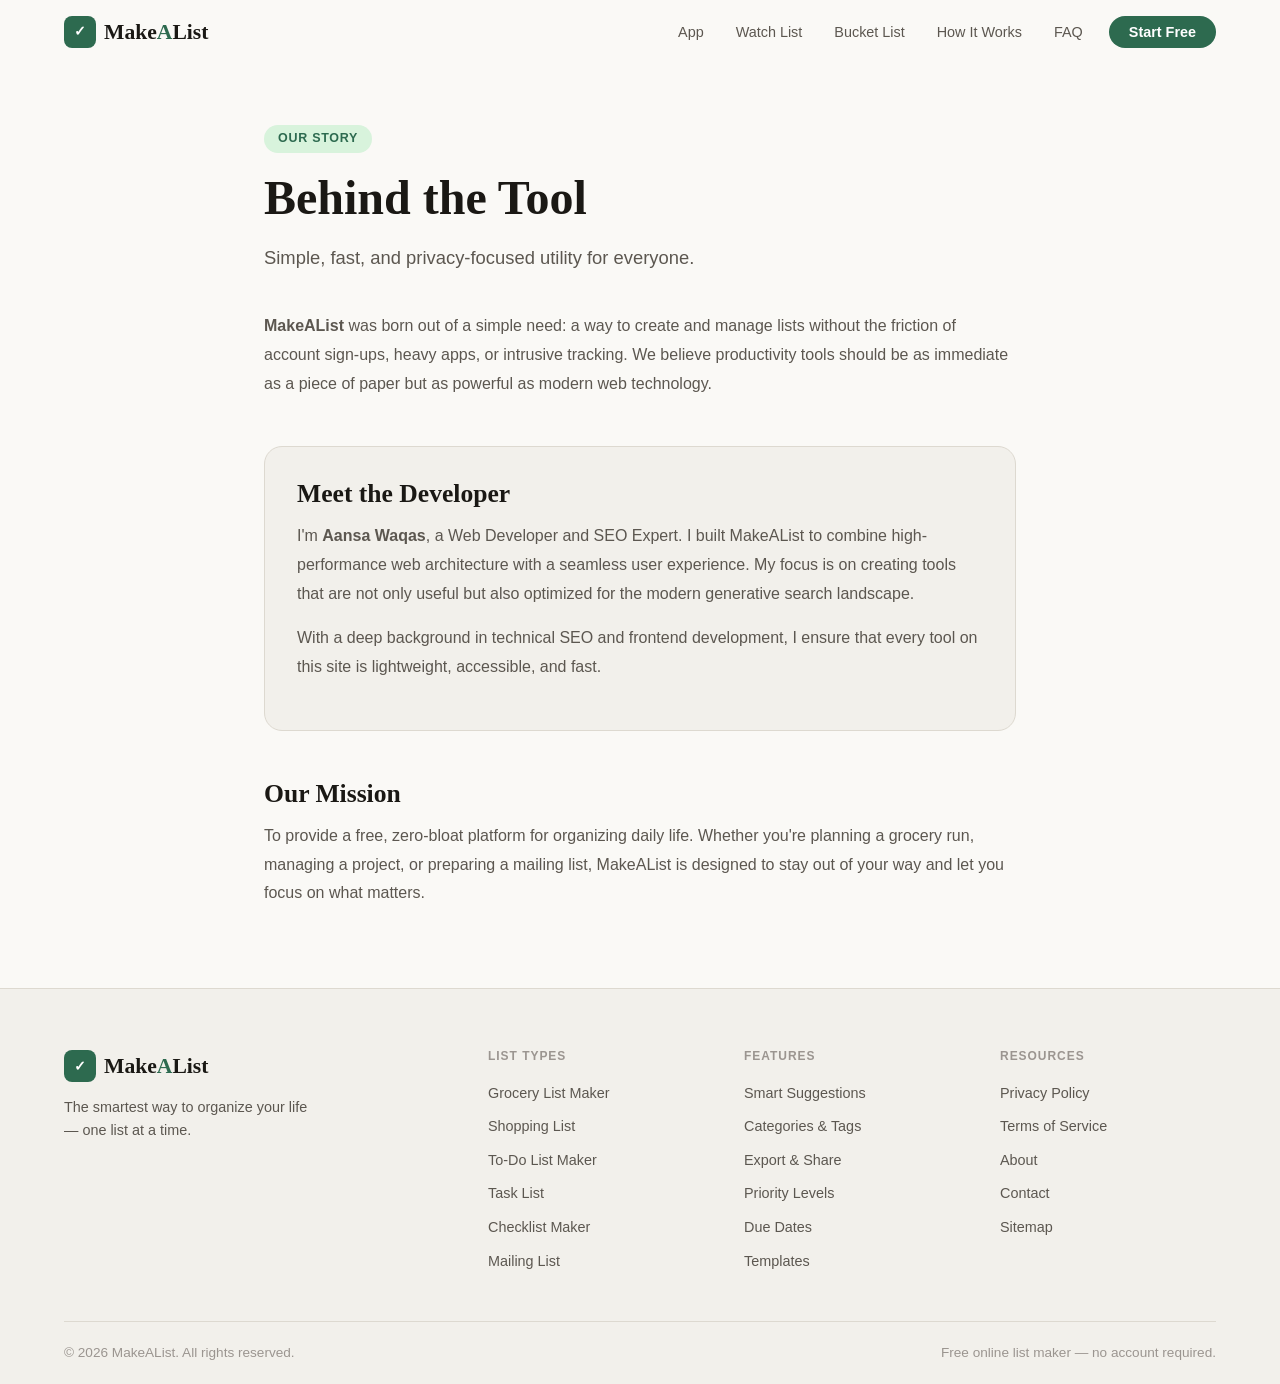
<file: about.html>
<!DOCTYPE html>
<html lang="en">
<head>
  <meta charset="UTF-8">
  <meta name="viewport" content="width=device-width, initial-scale=1.0">
  <title>About Us | MakeAList</title>
  <meta name="description" content="Meet the creator of MakeAList, Aansa Waqas. Learn about our mission to provide the simplest online list-making tools.">
  <link rel="stylesheet" href="style.css">
  <link rel="icon" type="image/png" sizes="32x32" href="/favicon.png">
  <script type="application/ld+json">
  {
    "@context": "https://schema.org",
    "@type": "ProfilePage",
    "mainEntity": {
      "@type": "Person",
      "name": "Aansa Waqas",
      "jobTitle": "Web Developer & SEO Expert",
      "description": "Founder and developer of MakeAList, specializing in high-performance web applications and search engine optimization.",
      "url": "https://makealist.github.io/about.html"
    }
  }
  </script>
</head>
<body>

<div id="header-root"></div>

<main id="main-content">
  <section class="container" style="padding-top: 60px; max-width: 800px;">
    <span class="section-label">Our Story</span>
    <h1 class="section-title">Behind the Tool</h1>
    <p class="hero-sub">Simple, fast, and privacy-focused utility for everyone.</p>
    
    <div class="kw-panel active" style="background: transparent; border: none; padding: 0; margin-top: 40px;">
      <p><strong>MakeAList</strong> was born out of a simple need: a way to create and manage lists without the friction of account sign-ups, heavy apps, or intrusive tracking. We believe productivity tools should be as immediate as a piece of paper but as powerful as modern web technology.</p>
      
      <div style="margin: 48px 0; padding: 32px; background: var(--bg2); border-radius: var(--radius-lg); border: 1px solid var(--border);">
        <h3>Meet the Developer</h3>
        <p style="margin-top: 12px;">I'm <strong>Aansa Waqas</strong>, a Web Developer and SEO Expert. I built MakeAList to combine high-performance web architecture with a seamless user experience. My focus is on creating tools that are not only useful but also optimized for the modern generative search landscape.</p>
        <p>With a deep background in technical SEO and frontend development, I ensure that every tool on this site is lightweight, accessible, and fast.</p>
      </div>

      <h3>Our Mission</h3>
      <p>To provide a free, zero-bloat platform for organizing daily life. Whether you're planning a grocery run, managing a project, or preparing a mailing list, MakeAList is designed to stay out of your way and let you focus on what matters.</p>
    </div>
  </section>
</main>

<div id="footer-root"></div>

<script src="header.js"></script>
<script src="footer.js"></script>
</body>
</html>
</file>
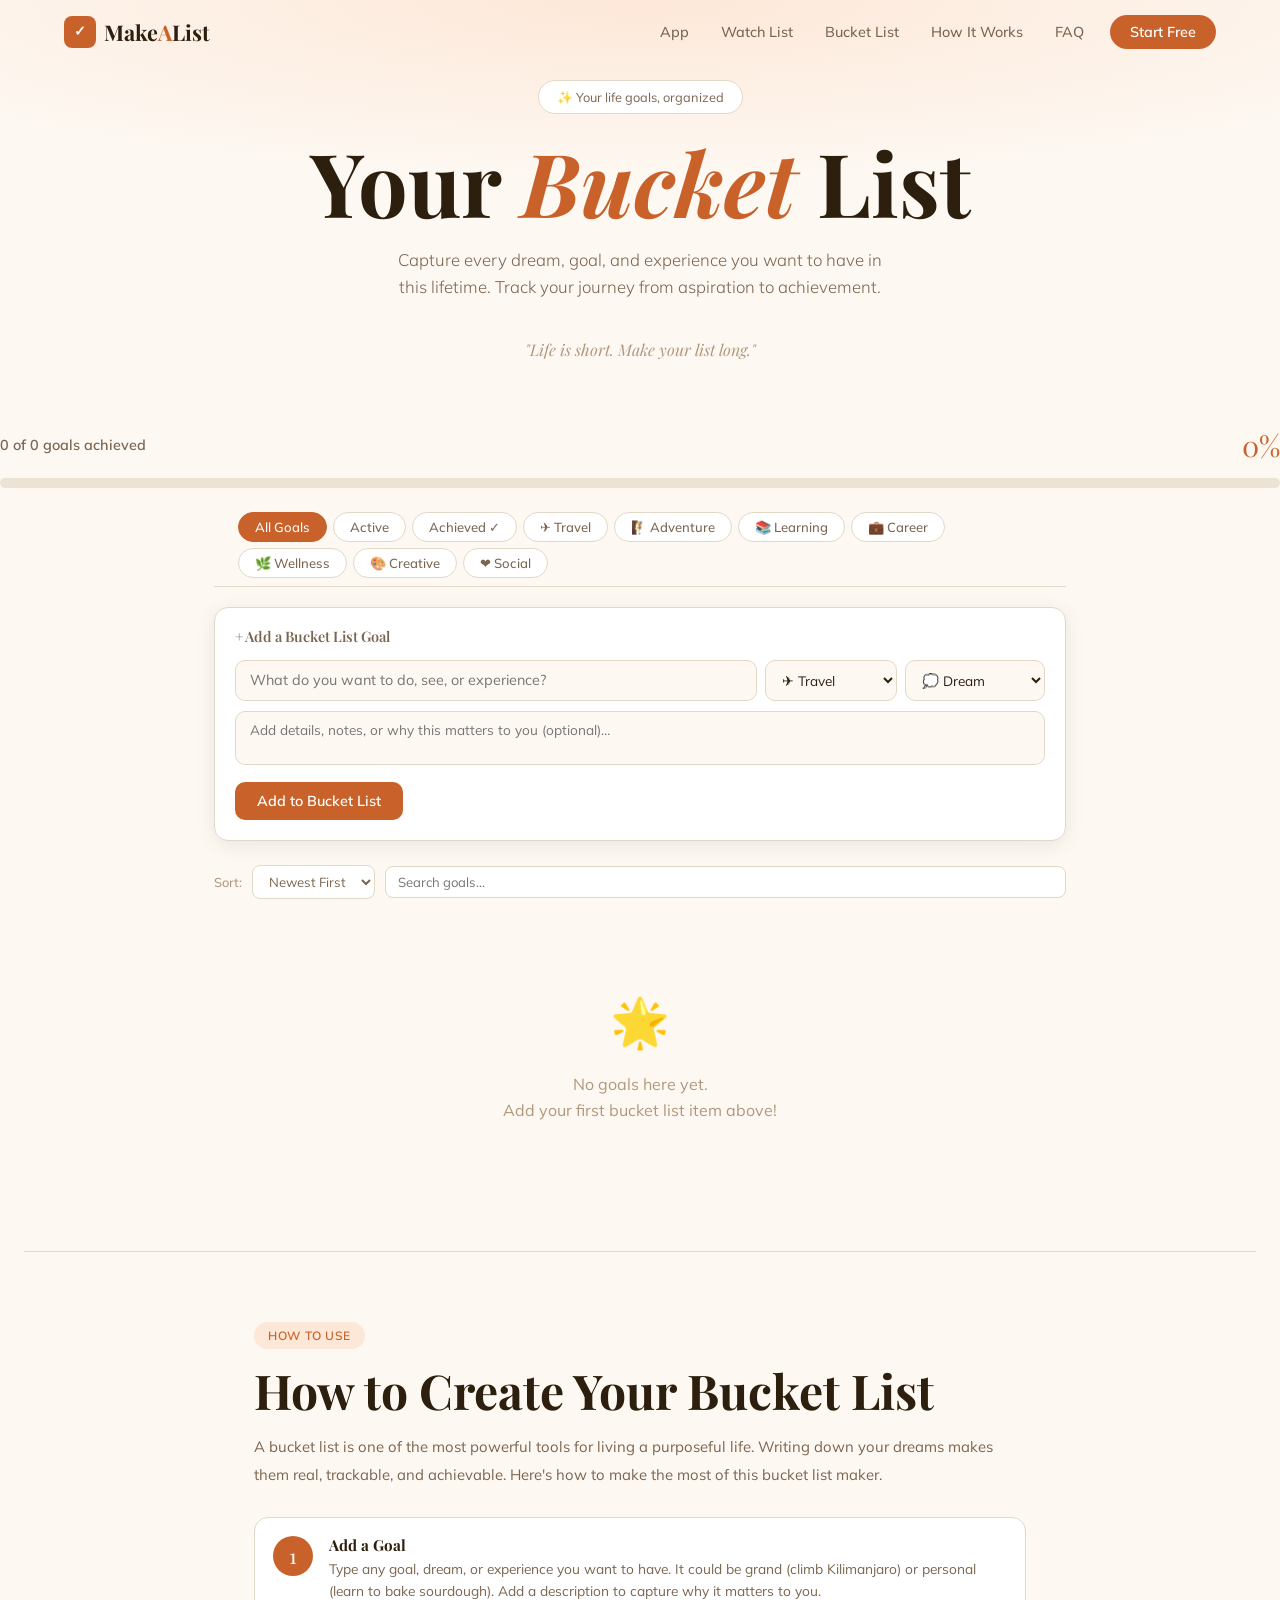
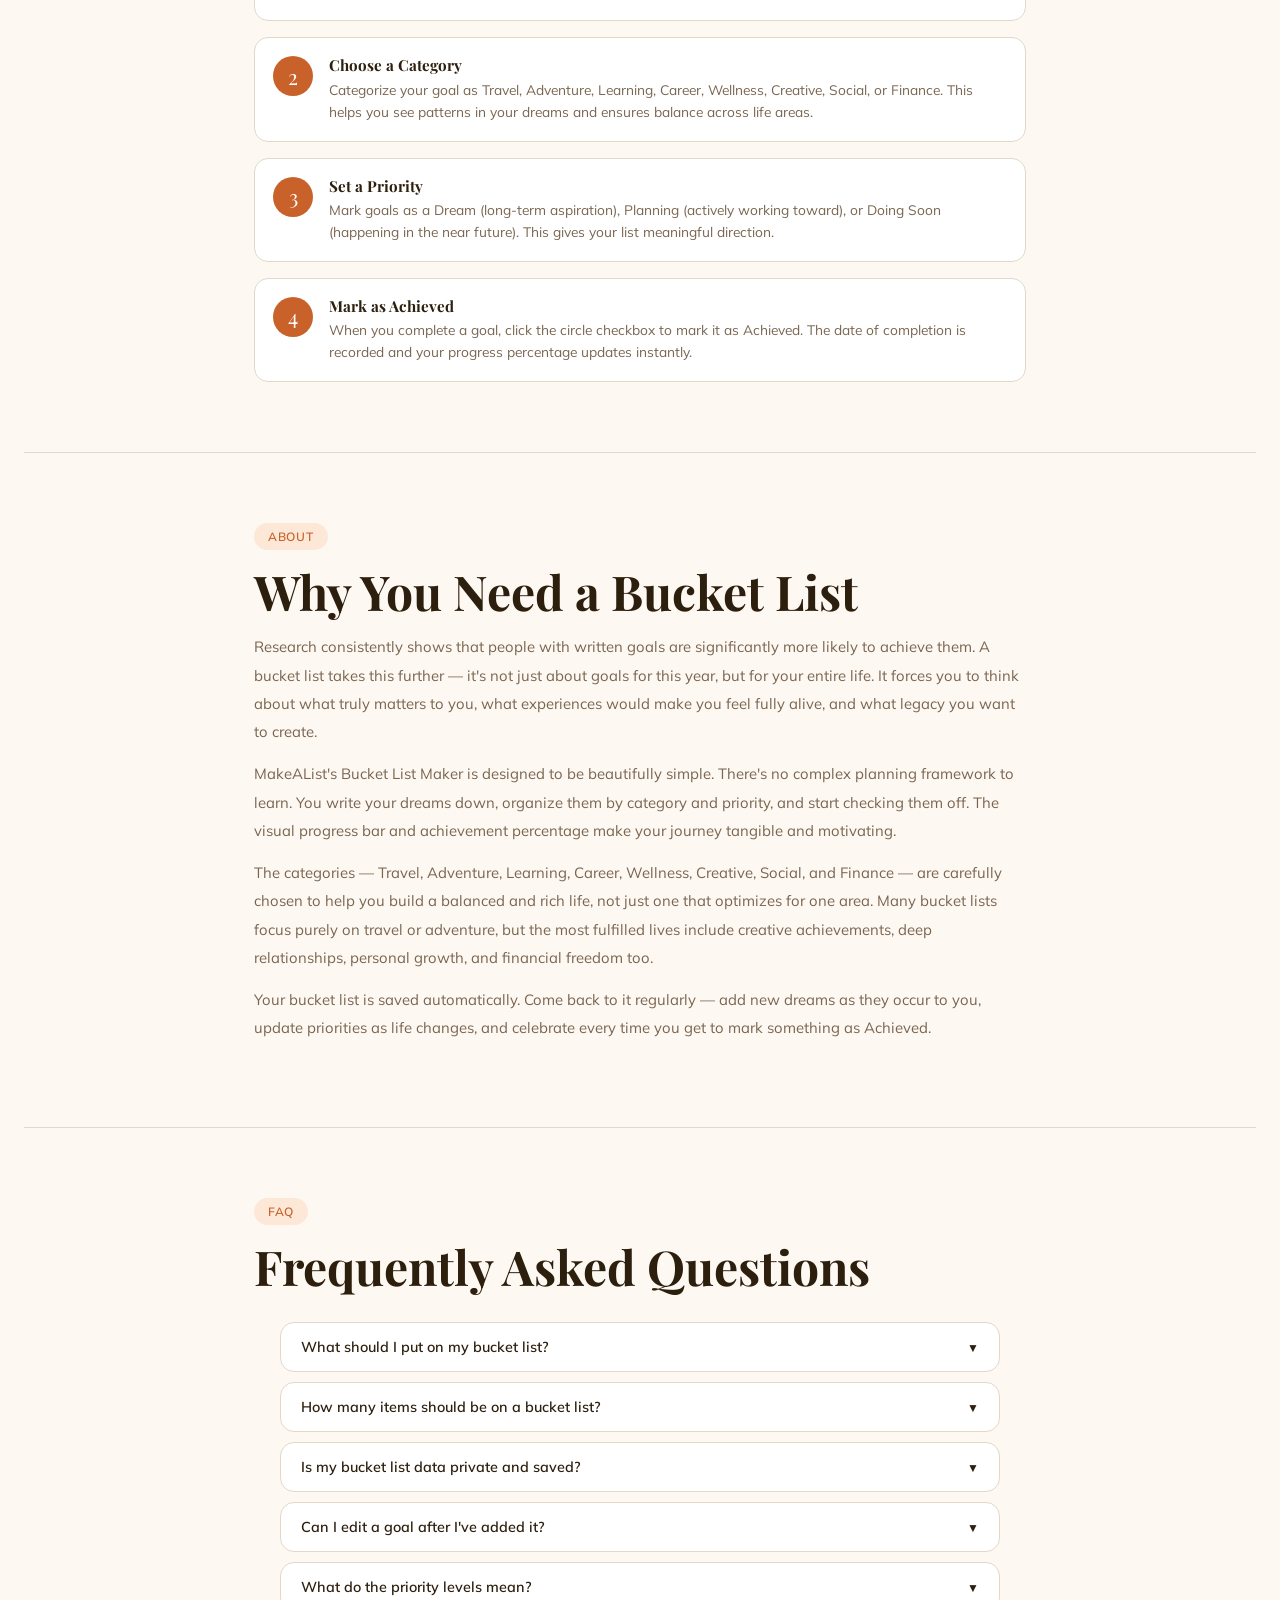
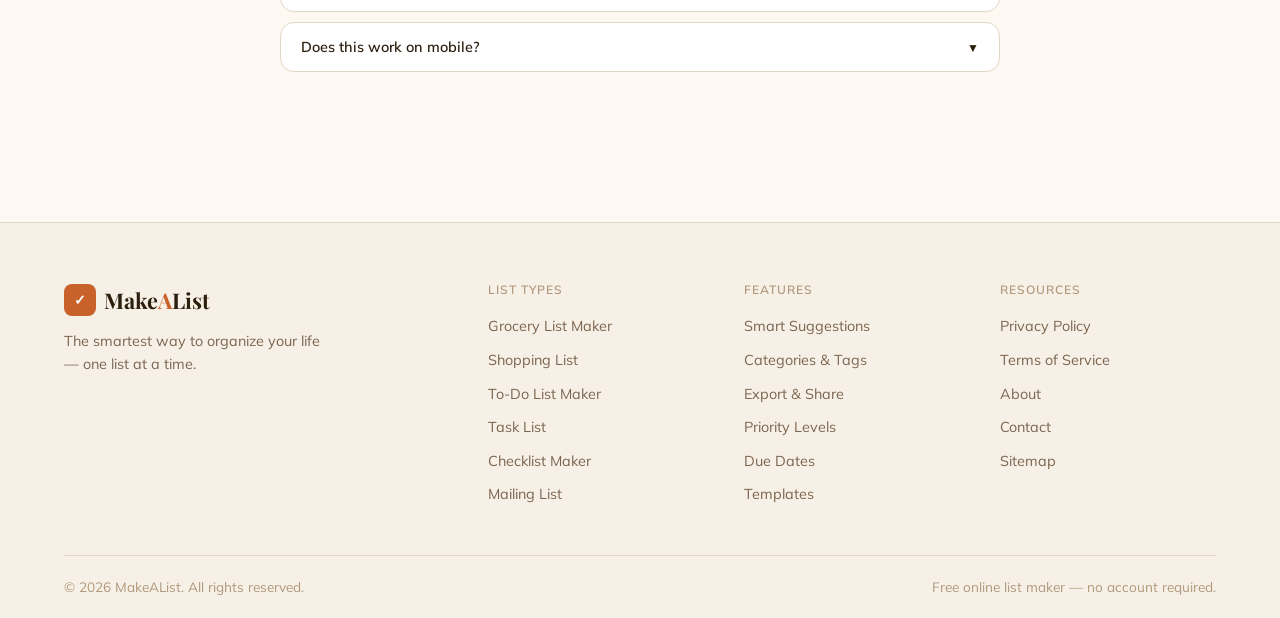
<file: bucketlist.html>
<!DOCTYPE html>
<html lang="en">
<head>
  <!-- Google tag (gtag.js) -->
<script async src="https://www.googletagmanager.com/gtag/js?id=G-06561B0QQ5"></script>
<script>
  window.dataLayer = window.dataLayer || [];
  function gtag(){dataLayer.push(arguments);}
  gtag('js', new Date());

  gtag('config', 'G-06561B0QQ5');
</script>
<meta charset="UTF-8">
<meta name="viewport" content="width=device-width, initial-scale=1.0">
<title>Bucket List Maker – Life Goals & Dreams Tracker | MakeAList</title>
<meta name="description" content="Create your ultimate bucket list. Track life goals, dreams, and experiences you want to achieve. Free online bucket list maker with categories, priorities, and progress tracking.">
<meta name="keywords" content="bucket list, bucket list maker, life goals, dream list, things to do before you die, life goals tracker, experiences list">
<link rel="canonical" href="https://makealist.github.io/bucketlist">
<link rel="icon" type="image/png" sizes="32x32" href="/favicon.png">
<meta property="og:title" content="Bucket List Maker – Track Your Life Goals">
<meta property="og:description" content="Create your ultimate bucket list. Track dreams, goals and experiences. Free, no account needed.">
<meta property="og:type" content="website">
<link rel="stylesheet" href="style.css">
<script type="application/ld+json">
{
  "@context":"https://schema.org",
  "@type":"WebApplication",
  "name":"Bucket List Maker",
  "url":"https://makealist.github.io/bucketlist",
  "description":"Create and track your life goals, dreams, and bucket list experiences.",
  "applicationCategory":"LifestyleApplication",
  "offers":{"@type":"Offer","price":"0","priceCurrency":"USD"}
}
</script>
<link href="https://fonts.googleapis.com/css2?family=Playfair+Display:ital,wght@0,700;0,900;1,400&family=Mulish:wght@300;400;500;600&display=swap" rel="stylesheet">
<style>
*,*::before,*::after{box-sizing:border-box;margin:0;padding:0}
:root{
  --font-display:'Playfair Display',serif;
  --font-body:'Mulish',sans-serif;
  --bg:#fdf8f2;
  --bg2:#f7f0e6;
  --bg3:#ede3d4;
  --surface:#ffffff;
  --border:#e2d8c8;
  --text:#2d1f0e;
  --text2:#7a6550;
  --text3:#b0987c;
  --accent:#c9622a;
  --accent2:#e8854d;
  --accent-pale:#fde8d8;
  --teal:#2a7f7a;
  --teal-pale:#d0efec;
  --sky:#2a5f9e;
  --sky-pale:#d5e8f8;
  --purple:#6b2a9e;
  --purple-pale:#ead5f8;
  --done-bg:#f0fdf4;
  --done-border:#86efac;
  --radius:14px;
  --shadow:0 4px 20px rgba(0,0,0,.08);
}
html{scroll-behavior:smooth}
body{font-family:var(--font-body);background:var(--bg);color:var(--text);line-height:1.6;min-height:100vh}
a{color:inherit;text-decoration:none}
ul{list-style:none}

/* HERO */
.hero{padding:80px 24px 60px;text-align:center;background:radial-gradient(ellipse 100% 60% at 50% 0%,var(--accent-pale),transparent 70%);position:relative;overflow:hidden}
.hero-eyebrow{display:inline-flex;align-items:center;gap:8px;padding:6px 18px;border-radius:99px;border:1px solid var(--border);background:var(--surface);font-size:.8rem;color:var(--text2);margin-bottom:22px}
.hero h1{font-family:var(--font-display);font-size:clamp(2.8rem,7vw,5.5rem);line-height:1.05;margin-bottom:18px;color:var(--text)}
.hero h1 em{color:var(--accent);font-style:italic}
.hero p{font-size:1.05rem;color:var(--text2);max-width:500px;margin:0 auto 36px;font-weight:300}
.hero-quote{font-family:var(--font-display);font-style:italic;font-size:1rem;color:var(--text3);margin-top:24px}"Life is short. Make your list long."</div>

/* PROGRESS BAR */
.progress-section{max-width:800px;margin:0 auto;padding:0 24px 40px}
.progress-header{display:flex;justify-content:space-between;align-items:center;margin-bottom:10px}
.progress-title{font-weight:600;font-size:.9rem;color:var(--text2)}
.progress-pct{font-family:var(--font-display);font-size:1.8rem;color:var(--accent)}
.progress-track{height:10px;background:var(--bg3);border-radius:99px;overflow:hidden;margin-bottom:16px}
.progress-fill{height:100%;background:linear-gradient(90deg,var(--accent),var(--accent2));border-radius:99px;transition:width .6s ease}
.cat-counts{display:flex;flex-wrap:wrap;gap:8px}
.cat-count{font-size:.75rem;padding:3px 12px;border-radius:99px;font-weight:600}

/* APP */
.app-section{padding:0 24px 60px;max-width:900px;margin:0 auto}
.filter-bar{display:flex;flex-wrap:wrap;gap:6px;margin-bottom:20px}
.filter-btn{padding:6px 16px;border-radius:99px;border:1.5px solid var(--border);background:var(--surface);color:var(--text2);cursor:pointer;font-family:var(--font-body);font-size:.82rem;font-weight:500;transition:.15s}
.filter-btn.active{background:var(--accent);color:#fff;border-color:var(--accent)}
.filter-btn:not(.active):hover{border-color:var(--accent);color:var(--accent)}
.add-panel{background:var(--surface);border:1.5px solid var(--border);border-radius:var(--radius);padding:20px;margin-bottom:24px;box-shadow:var(--shadow)}
.add-panel h3{font-size:.9rem;font-weight:600;margin-bottom:14px;color:var(--text2)}
.add-row{display:flex;gap:8px;flex-wrap:wrap;margin-bottom:10px}
.add-input{flex:1;min-width:200px;padding:10px 14px;border-radius:10px;border:1.5px solid var(--border);background:var(--bg);color:var(--text);font-family:var(--font-body);font-size:.9rem;transition:.2s}
.add-input:focus{outline:none;border-color:var(--accent)}
.cat-select,.pri-select{padding:10px 12px;border-radius:10px;border:1.5px solid var(--border);background:var(--bg);color:var(--text);font-family:var(--font-body);font-size:.85rem;cursor:pointer}
.cat-select:focus,.pri-select:focus{outline:none;border-color:var(--accent)}
.desc-input{width:100%;padding:9px 14px;border-radius:10px;border:1.5px solid var(--border);background:var(--bg);color:var(--text);font-family:var(--font-body);font-size:.85rem;margin-bottom:10px;resize:none}
.desc-input:focus{outline:none;border-color:var(--accent)}
.btn-add{padding:10px 22px;border-radius:10px;background:var(--accent);color:#fff;border:none;font-family:var(--font-body);font-weight:600;font-size:.9rem;cursor:pointer;transition:.2s}
.btn-add:hover{background:var(--accent2);transform:translateY(-1px)}
.sort-row{display:flex;align-items:center;gap:10px;margin-bottom:16px;flex-wrap:wrap}
.sort-label{font-size:.8rem;color:var(--text3);font-weight:500}
.sort-select{padding:7px 12px;border-radius:8px;border:1px solid var(--border);background:var(--surface);color:var(--text2);font-family:var(--font-body);font-size:.82rem;cursor:pointer}
.search-input{flex:1;padding:7px 12px;border-radius:8px;border:1px solid var(--border);background:var(--surface);color:var(--text);font-family:var(--font-body);font-size:.82rem}
.search-input:focus{outline:none;border-color:var(--accent)}

/* CARDS */
.items-list{display:flex;flex-direction:column;gap:10px}
.bucket-card{background:var(--surface);border:1.5px solid var(--border);border-radius:var(--radius);padding:18px 20px;display:flex;align-items:flex-start;gap:14px;transition:.2s;position:relative}
.bucket-card:hover{box-shadow:var(--shadow);border-color:var(--accent-pale)}
.bucket-card.achieved{background:var(--done-bg);border-color:var(--done-border)}
.bucket-card.achieved .card-title{text-decoration:line-through;color:var(--text3)}
.check-btn{width:28px;height:28px;border-radius:50%;border:2px solid var(--border);background:none;cursor:pointer;display:grid;place-items:center;font-size:.85rem;transition:.2s;flex-shrink:0;margin-top:2px}
.bucket-card.achieved .check-btn{background:var(--accent);border-color:var(--accent);color:#fff}
.check-btn:hover{border-color:var(--accent)}
.card-body{flex:1;min-width:0}
.card-top{display:flex;align-items:center;gap:8px;flex-wrap:wrap;margin-bottom:4px}
.card-title{font-weight:600;font-size:.95rem;word-break:break-word}
.card-cat{font-size:.7rem;font-weight:600;padding:2px 9px;border-radius:99px;text-transform:uppercase;letter-spacing:.04em;flex-shrink:0}
.card-pri{font-size:.68rem;font-weight:700;padding:2px 8px;border-radius:99px;flex-shrink:0}
.pri-dream{background:#fef9c3;color:#854d0e}
.pri-plan{background:#dbeafe;color:#1e40af}
.pri-soon{background:#fce7f3;color:#9d174d}
.cat-travel{background:var(--sky-pale);color:var(--sky)}
.cat-adventure{background:var(--accent-pale);color:var(--accent)}
.cat-learning{background:var(--purple-pale);color:var(--purple)}
.cat-career{background:var(--teal-pale);color:var(--teal)}
.cat-wellness{background:#f0fdf4;color:#166534}
.cat-creative{background:#fdf4ff;color:#7e22ce}
.cat-social{background:#fef2f2;color:#991b1b}
.cat-finance{background:#fefce8;color:#713f12}
.cat-other{background:var(--bg3);color:var(--text2)}
.card-desc{font-size:.83rem;color:var(--text2);margin-top:4px;word-break:break-word}
.card-date{font-size:.75rem;color:var(--text3);margin-top:6px}
.card-achieved-date{font-size:.75rem;color:#166534;margin-top:6px;font-weight:600}
.card-actions{display:flex;gap:6px;margin-top:10px;flex-wrap:wrap}
.btn-del{font-size:.72rem;padding:3px 10px;border-radius:99px;border:1px solid var(--border);background:none;color:var(--text3);cursor:pointer;transition:.15s;font-family:var(--font-body)}
.btn-del:hover{background:#fef2f2;color:#991b1b;border-color:#fecaca}
.btn-edit{font-size:.72rem;padding:3px 10px;border-radius:99px;border:1px solid var(--border);background:none;color:var(--text2);cursor:pointer;transition:.15s;font-family:var(--font-body)}
.btn-edit:hover{border-color:var(--accent);color:var(--accent)}
.empty-state{text-align:center;padding:60px 20px;color:var(--text3)}
.empty-icon{font-size:3rem;margin-bottom:12px}

/* CONTENT */
.content-section{padding:70px 24px;max-width:820px;margin:0 auto}
.section-label{display:inline-block;padding:4px 14px;border-radius:99px;background:var(--accent-pale);color:var(--accent);font-size:.75rem;font-weight:600;letter-spacing:.06em;text-transform:uppercase;margin-bottom:14px}
.section-title{font-family:var(--font-display);font-size:clamp(2rem,5vw,3rem);margin-bottom:14px;line-height:1.15}
.section-body{color:var(--text2);line-height:1.9;font-size:.93rem}
.section-body p{margin-bottom:14px}
.how-steps{display:flex;flex-direction:column;gap:16px;margin-top:28px}
.how-step{display:flex;gap:16px;align-items:flex-start;padding:18px;background:var(--surface);border:1px solid var(--border);border-radius:var(--radius)}
.how-step-num{width:40px;height:40px;border-radius:50%;background:var(--accent);color:#fff;font-family:var(--font-display);font-size:1.3rem;display:grid;place-items:center;flex-shrink:0}
.how-step h3{font-size:.95rem;margin-bottom:4px}
.how-step p{font-size:.86rem;color:var(--text2)}
.faq-list{display:flex;flex-direction:column;gap:10px;margin-top:28px}
.faq-item{border:1.5px solid var(--border);border-radius:var(--radius);overflow:hidden;background:var(--surface)}
.faq-q{width:100%;text-align:left;padding:15px 20px;background:none;border:none;cursor:pointer;font-family:var(--font-body);font-size:.9rem;font-weight:600;color:var(--text);display:flex;justify-content:space-between;align-items:center;gap:12px}
.faq-q:hover{color:var(--accent)}
.faq-arrow{font-size:.75rem;transition:transform .3s;flex-shrink:0}
.faq-item.open .faq-arrow{transform:rotate(180deg)}
.faq-a{padding:0 20px;max-height:0;overflow:hidden;transition:max-height .35s ease,padding .3s;font-size:.87rem;color:var(--text2);line-height:1.8}
.faq-item.open .faq-a{max-height:300px;padding:0 20px 16px}
.divider{height:1px;background:var(--border);margin:0 24px}
@media(max-width:600px){
  .add-row{flex-direction:column}
  .cat-select,.pri-select{width:100%}
}
</style>
</head>
<body>
<!-- Header (JS Component) -->
<div id="header-root"></div>

<section class="hero">
  <div class="hero-eyebrow">✨ Your life goals, organized</div>
  <h1>Your <em>Bucket</em> List</h1>
  <p>Capture every dream, goal, and experience you want to have in this lifetime. Track your journey from aspiration to achievement.</p>
  <div class="hero-quote">"Life is short. Make your list long."</div>
</section>

<div class="progress-section">
  <div class="progress-header">
    <span class="progress-title" id="progressLabel">0 goals achieved</span>
    <span class="progress-pct" id="progressPct">0%</span>
  </div>
  <div class="progress-track"><div class="progress-fill" id="progressFill" style="width:0%"></div></div>
  <div class="cat-counts" id="catCounts"></div>
</div>

<div class="app-section">
  <div class="filter-bar" id="filterBar">
    <button class="filter-btn active" data-filter="all">All Goals</button>
    <button class="filter-btn" data-filter="active">Active</button>
    <button class="filter-btn" data-filter="achieved">Achieved ✓</button>
    <button class="filter-btn" data-cat="travel">✈ Travel</button>
    <button class="filter-btn" data-cat="adventure">🧗 Adventure</button>
    <button class="filter-btn" data-cat="learning">📚 Learning</button>
    <button class="filter-btn" data-cat="career">💼 Career</button>
    <button class="filter-btn" data-cat="wellness">🌿 Wellness</button>
    <button class="filter-btn" data-cat="creative">🎨 Creative</button>
    <button class="filter-btn" data-cat="social">❤ Social</button>
  </div>

  <div class="add-panel">
    <h3>+ Add a Bucket List Goal</h3>
    <div class="add-row">
      <input type="text" class="add-input" id="goalInput" placeholder="What do you want to do, see, or experience?">
      <select class="cat-select" id="catSelect">
        <option value="travel">✈ Travel</option>
        <option value="adventure">🧗 Adventure</option>
        <option value="learning">📚 Learning</option>
        <option value="career">💼 Career</option>
        <option value="wellness">🌿 Wellness</option>
        <option value="creative">🎨 Creative</option>
        <option value="social">❤ Social</option>
        <option value="finance">💰 Finance</option>
        <option value="other">✨ Other</option>
      </select>
      <select class="pri-select" id="priSelect">
        <option value="dream">💭 Dream</option>
        <option value="plan">📅 Planning</option>
        <option value="soon">🔥 Doing Soon</option>
      </select>
    </div>
    <textarea class="desc-input" id="descInput" rows="2" placeholder="Add details, notes, or why this matters to you (optional)…"></textarea>
    <button class="btn-add" id="btnAdd">Add to Bucket List</button>
  </div>

  <div class="sort-row">
    <span class="sort-label">Sort:</span>
    <select class="sort-select" id="sortSelect">
      <option value="newest">Newest First</option>
      <option value="oldest">Oldest First</option>
      <option value="alpha">A–Z</option>
      <option value="soon">By Priority</option>
    </select>
    <input type="search" class="search-input" id="searchInput" placeholder="Search goals…">
  </div>

  <div class="items-list" id="itemsList"></div>
</div>

<div class="divider"></div>

<section class="content-section">
  <div class="section-label">How To Use</div>
  <h2 class="section-title">How to Create Your Bucket List</h2>
  <div class="section-body">
    <p>A bucket list is one of the most powerful tools for living a purposeful life. Writing down your dreams makes them real, trackable, and achievable. Here's how to make the most of this bucket list maker.</p>
  </div>
  <div class="how-steps">
    <div class="how-step"><div class="how-step-num">1</div><div><h3>Add a Goal</h3><p>Type any goal, dream, or experience you want to have. It could be grand (climb Kilimanjaro) or personal (learn to bake sourdough). Add a description to capture why it matters to you.</p></div></div>
    <div class="how-step"><div class="how-step-num">2</div><div><h3>Choose a Category</h3><p>Categorize your goal as Travel, Adventure, Learning, Career, Wellness, Creative, Social, or Finance. This helps you see patterns in your dreams and ensures balance across life areas.</p></div></div>
    <div class="how-step"><div class="how-step-num">3</div><div><h3>Set a Priority</h3><p>Mark goals as a Dream (long-term aspiration), Planning (actively working toward), or Doing Soon (happening in the near future). This gives your list meaningful direction.</p></div></div>
    <div class="how-step"><div class="how-step-num">4</div><div><h3>Mark as Achieved</h3><p>When you complete a goal, click the circle checkbox to mark it as Achieved. The date of completion is recorded and your progress percentage updates instantly.</p></div></div>
  </div>
</section>

<div class="divider"></div>

<section class="content-section">
  <div class="section-label">About</div>
  <h2 class="section-title">Why You Need a Bucket List</h2>
  <div class="section-body">
    <p>Research consistently shows that people with written goals are significantly more likely to achieve them. A bucket list takes this further — it's not just about goals for this year, but for your entire life. It forces you to think about what truly matters to you, what experiences would make you feel fully alive, and what legacy you want to create.</p>
    <p>MakeAList's Bucket List Maker is designed to be beautifully simple. There's no complex planning framework to learn. You write your dreams down, organize them by category and priority, and start checking them off. The visual progress bar and achievement percentage make your journey tangible and motivating.</p>
    <p>The categories — Travel, Adventure, Learning, Career, Wellness, Creative, Social, and Finance — are carefully chosen to help you build a balanced and rich life, not just one that optimizes for one area. Many bucket lists focus purely on travel or adventure, but the most fulfilled lives include creative achievements, deep relationships, personal growth, and financial freedom too.</p>
    <p>Your bucket list is saved automatically. Come back to it regularly — add new dreams as they occur to you, update priorities as life changes, and celebrate every time you get to mark something as Achieved.</p>
  </div>
</section>

<div class="divider"></div>

<section class="content-section">
  <div class="section-label">FAQ</div>
  <h2 class="section-title">Frequently Asked Questions</h2>
  <div class="faq-list">
    <div class="faq-item"><button class="faq-q">What should I put on my bucket list? <span class="faq-arrow">▼</span></button><div class="faq-a">Anything that would make your life feel more complete, adventurous, or meaningful. Think about places you've always wanted to visit, skills you want to master, experiences that scare you a little, relationships you want to build, and contributions you want to make. There are no wrong answers on a bucket list.</div></div>
    <div class="faq-item"><button class="faq-q">How many items should be on a bucket list? <span class="faq-arrow">▼</span></button><div class="faq-a">There's no ideal number — some people have 10 deep, meaningful goals; others have 200+ varied experiences. What matters is that each item is genuine and meaningful to you personally. Start with what comes naturally and add more over time as inspiration strikes.</div></div>
    <div class="faq-item"><button class="faq-q">Is my bucket list data private and saved? <span class="faq-arrow">▼</span></button><div class="faq-a">Yes, your bucket list is saved locally in your browser. No one else can see it, and it requires no account. Your data persists across sessions as long as you use the same browser and don't clear local storage.</div></div>
    <div class="faq-item"><button class="faq-q">Can I edit a goal after I've added it? <span class="faq-arrow">▼</span></button><div class="faq-a">Yes, click the Edit button on any goal card to modify the title or description. Your changes are saved automatically.</div></div>
    <div class="faq-item"><button class="faq-q">What do the priority levels mean? <span class="faq-arrow">▼</span></button><div class="faq-a">"Dream" is for long-term aspirations you haven't started planning. "Planning" means you're actively working toward it. "Doing Soon" means it's happening in the near future. Use these to focus your attention and energy on what's most immediate.</div></div>
    <div class="faq-item"><button class="faq-q">Does this work on mobile? <span class="faq-arrow">▼</span></button><div class="faq-a">Yes, fully. The Bucket List Maker is mobile-responsive and works smoothly on all smartphones and tablets. Add goals, check them off, and browse your list on the go.</div></div>
  </div>
</section>

<!-- Footer (JS Component) -->
<div id="footer-root"></div>

<script src="header.js"></script>
<script src="footer.js"></script>
<script src="app.js"></script>
<script>
(function(){
  let data=JSON.parse(localStorage.getItem('mal_bucketlist')||'[]');
  let activeFilter='all', activeCat='', search='', sort='newest';
  function save(){localStorage.setItem('mal_bucketlist',JSON.stringify(data))}
  function uid(){return Date.now().toString(36)+Math.random().toString(36).slice(2)}
  function esc(s){return String(s).replace(/&/g,'&amp;').replace(/</g,'&lt;').replace(/>/g,'&gt;')}

  const catLabels={travel:'✈ Travel',adventure:'🧗 Adventure',learning:'📚 Learning',career:'💼 Career',wellness:'🌿 Wellness',creative:'🎨 Creative',social:'❤ Social',finance:'💰 Finance',other:'✨ Other'};
  const priLabels={dream:'💭 Dream',plan:'📅 Planning',soon:'🔥 Soon'};

  function render(){
    const total=data.length, achieved=data.filter(i=>i.achieved).length;
    const pct=total?Math.round(achieved/total*100):0;
    document.getElementById('progressLabel').textContent=`${achieved} of ${total} goals achieved`;
    document.getElementById('progressPct').textContent=pct+'%';
    document.getElementById('progressFill').style.width=pct+'%';

    // cat counts
    const cats={};data.forEach(i=>{cats[i.cat]=(cats[i.cat]||0)+1});
    const catColors={travel:'#dbeafe',adventure:'#fde8d8',learning:'#ead5f8',career:'#d0efec',wellness:'#f0fdf4',creative:'#fdf4ff',social:'#fef2f2',finance:'#fefce8',other:'#ede3d4'};
    const catText={travel:'#1e40af',adventure:'#c9622a',learning:'#6b2a9e',career:'#2a7f7a',wellness:'#166534',creative:'#7e22ce',social:'#991b1b',finance:'#713f12',other:'#7a6550'};
    document.getElementById('catCounts').innerHTML=Object.entries(cats).map(([c,n])=>`<span class="cat-count" style="background:${catColors[c]||'#eee'};color:${catText[c]||'#333'}">${catLabels[c]||c}: ${n}</span>`).join('');

    let items=[...data];
    if(activeFilter==='active') items=items.filter(i=>!i.achieved);
    else if(activeFilter==='achieved') items=items.filter(i=>i.achieved);
    if(activeCat) items=items.filter(i=>i.cat===activeCat);
    if(search) items=items.filter(i=>i.title.toLowerCase().includes(search.toLowerCase())||i.desc?.toLowerCase().includes(search.toLowerCase()));
    const priOrder={soon:0,plan:1,dream:2};
    if(sort==='alpha') items.sort((a,b)=>a.title.localeCompare(b.title));
    else if(sort==='soon') items.sort((a,b)=>(priOrder[a.pri]||2)-(priOrder[b.pri]||2));
    else if(sort==='oldest') items.sort((a,b)=>a.created-b.created);
    else items.sort((a,b)=>b.created-a.created);

    document.getElementById('itemsList').innerHTML=items.length?items.map(item=>`
      <div class="bucket-card ${item.achieved?'achieved':''}">
        <button class="check-btn" onclick="toggle('${item.id}')">${item.achieved?'✓':''}</button>
        <div class="card-body">
          <div class="card-top">
            <span class="card-title">${esc(item.title)}</span>
            <span class="card-cat cat-${item.cat}">${catLabels[item.cat]||item.cat}</span>
            <span class="card-pri pri-${item.pri}">${priLabels[item.pri]||item.pri}</span>
          </div>
          ${item.desc?`<div class="card-desc">${esc(item.desc)}</div>`:''}
          ${item.achieved&&item.achievedDate?`<div class="card-achieved-date">🎉 Achieved on ${item.achievedDate}</div>`:''}
          <div class="card-actions">
            <button class="btn-edit" onclick="editItem('${item.id}')">✏ Edit</button>
            <button class="btn-del" onclick="delItem('${item.id}')">✕ Remove</button>
          </div>
        </div>
      </div>`).join('')
      :`<div class="empty-state"><div class="empty-icon">🌟</div><p>No goals here yet.<br>Add your first bucket list item above!</p></div>`;
  }

  window.toggle=function(id){const i=data.find(x=>x.id===id);if(i){i.achieved=!i.achieved;i.achievedDate=i.achieved?new Date().toLocaleDateString():null;save();render()}}
  window.delItem=function(id){if(confirm('Remove this goal?')){data=data.filter(x=>x.id!==id);save();render()}}
  window.editItem=function(id){
    const item=data.find(x=>x.id===id);if(!item)return;
    const newTitle=prompt('Edit goal:',item.title);
    if(newTitle&&newTitle.trim()){item.title=newTitle.trim();save();render()}
  }

  document.getElementById('btnAdd').addEventListener('click',()=>{
    const t=document.getElementById('goalInput').value.trim();if(!t)return;
    data.unshift({id:uid(),title:t,cat:document.getElementById('catSelect').value,pri:document.getElementById('priSelect').value,desc:document.getElementById('descInput').value.trim(),achieved:false,achievedDate:null,created:Date.now()});
    document.getElementById('goalInput').value='';document.getElementById('descInput').value='';
    save();render();
  });
  document.getElementById('goalInput').addEventListener('keydown',e=>{if(e.key==='Enter')document.getElementById('btnAdd').click()});
  document.getElementById('searchInput').addEventListener('input',e=>{search=e.target.value;render()});
  document.getElementById('sortSelect').addEventListener('change',e=>{sort=e.target.value;render()});

  document.querySelectorAll('[data-filter]').forEach(btn=>{
    btn.addEventListener('click',()=>{
      activeFilter=btn.dataset.filter;activeCat='';
      document.querySelectorAll('.filter-btn').forEach(b=>b.classList.remove('active'));
      btn.classList.add('active');render();
    });
  });
  document.querySelectorAll('[data-cat]').forEach(btn=>{
    btn.addEventListener('click',()=>{
      if(activeCat===btn.dataset.cat){activeCat='';document.querySelectorAll('.filter-btn').forEach(b=>b.classList.remove('active'));document.querySelector('[data-filter="all"]').classList.add('active');activeFilter='all';}
      else{activeCat=btn.dataset.cat;document.querySelectorAll('.filter-btn').forEach(b=>b.classList.remove('active'));btn.classList.add('active');activeFilter='all';}
      render();
    });
  });

  document.querySelectorAll('.faq-q').forEach(btn=>{
    btn.addEventListener('click',()=>{const item=btn.closest('.faq-item');const open=item.classList.contains('open');document.querySelectorAll('.faq-item').forEach(i=>i.classList.remove('open'));if(!open)item.classList.add('open');});
  });

  render();
})();
</script>
</body>
</html>
</file>
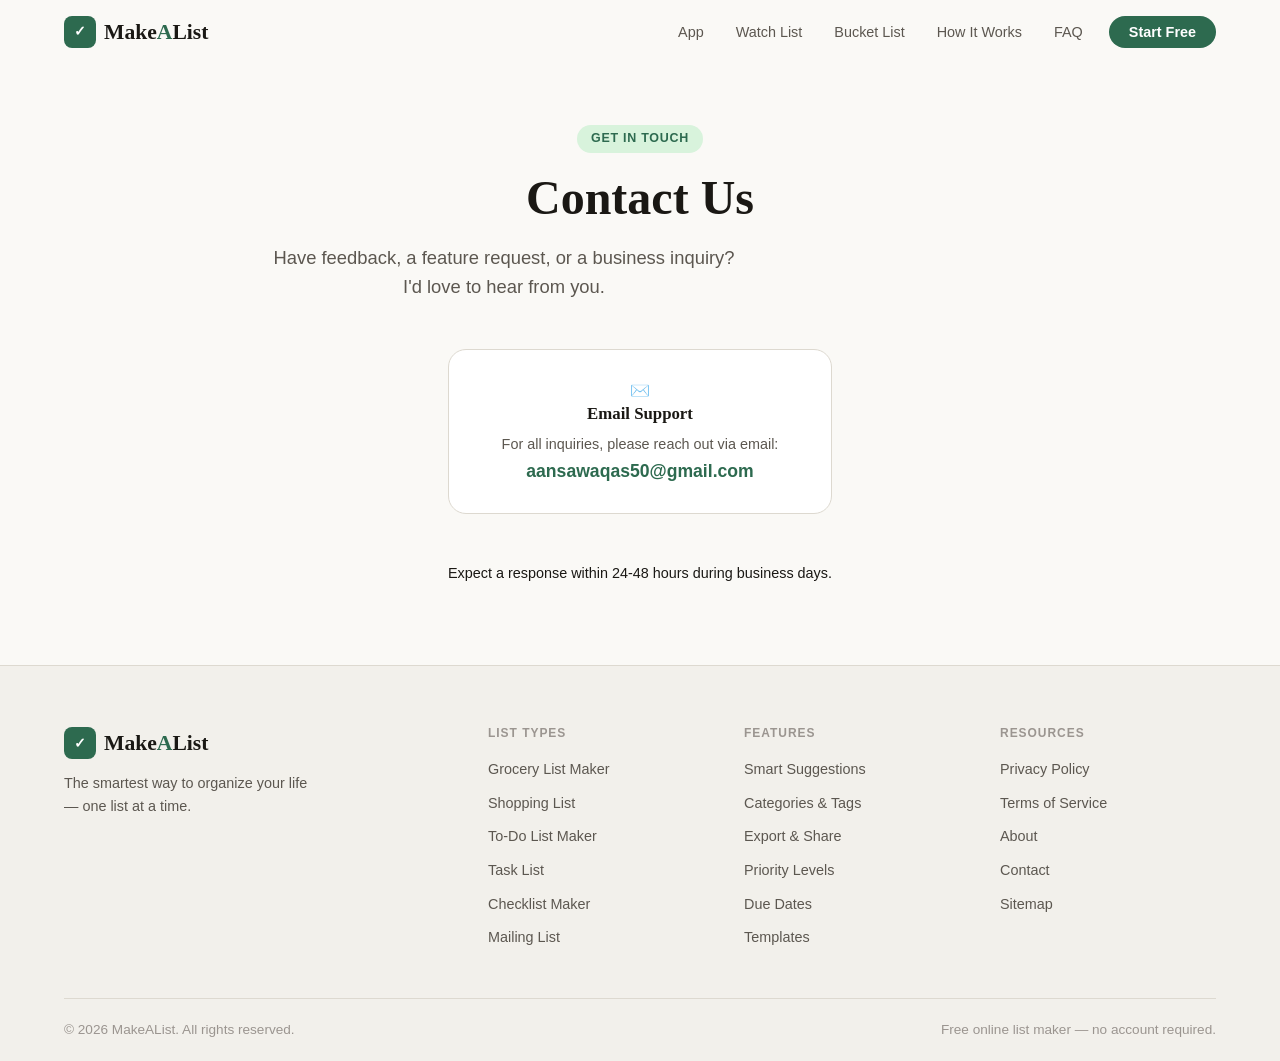
<file: contact.html>
<!DOCTYPE html>
<html lang="en">
<head>
  <meta charset="UTF-8">
  <meta name="viewport" content="width=device-width, initial-scale=1.0">
  <title>Contact Us | MakeAList</title>
  <meta name="description" content="Have questions or feedback? Contact Aansa Waqas at MakeAList. We're here to help you with your list-making needs.">
  <link rel="stylesheet" href="style.css">
  <link rel="icon" type="image/png" sizes="32x32" href="/favicon.png">
  <script type="application/ld+json">
  {
    "@context": "https://schema.org",
    "@type": "ContactPage",
    "name": "Contact MakeAList",
    "description": "Contact page for MakeAList support and inquiries.",
    "mainEntity": {
      "@type": "Person",
      "name": "Aansa Waqas",
      "email": "aansawaqas50@gmail.com"
    }
  }
  </script>
</head>
<body>

<div id="header-root"></div>

<main id="main-content">
  <section class="container" style="padding-top: 60px; max-width: 800px; text-align: center;">
    <span class="section-label">Get In Touch</span>
    <h1 class="section-title">Contact Us</h1>
    <p class="hero-sub">Have feedback, a feature request, or a business inquiry? I'd love to hear from you.</p>

    <div style="margin-top: 48px; display: grid; gap: 24px; justify-content: center;">
      <div class="feature-card" style="max-width: 400px; text-align: center; cursor: default;">
        <div class="f-icon">✉️</div>
        <h3>Email Support</h3>
        <p>For all inquiries, please reach out via email:</p>
        <a href="mailto:aansawaqas50@gmail.com" style="color: var(--accent); font-weight: 600; text-decoration: none; font-size: 1.1rem;">
          aansawaqas50@gmail.com
        </a>
      </div>

      <div style="margin-top: 24px;">
        <p class="text3" style="font-size: 0.9rem;">Expect a response within 24-48 hours during business days.</p>
      </div>
    </div>
  </section>
</main>

<div id="footer-root"></div>

<script src="header.js"></script>
<script src="footer.js"></script>
</body>
</html>
</file>
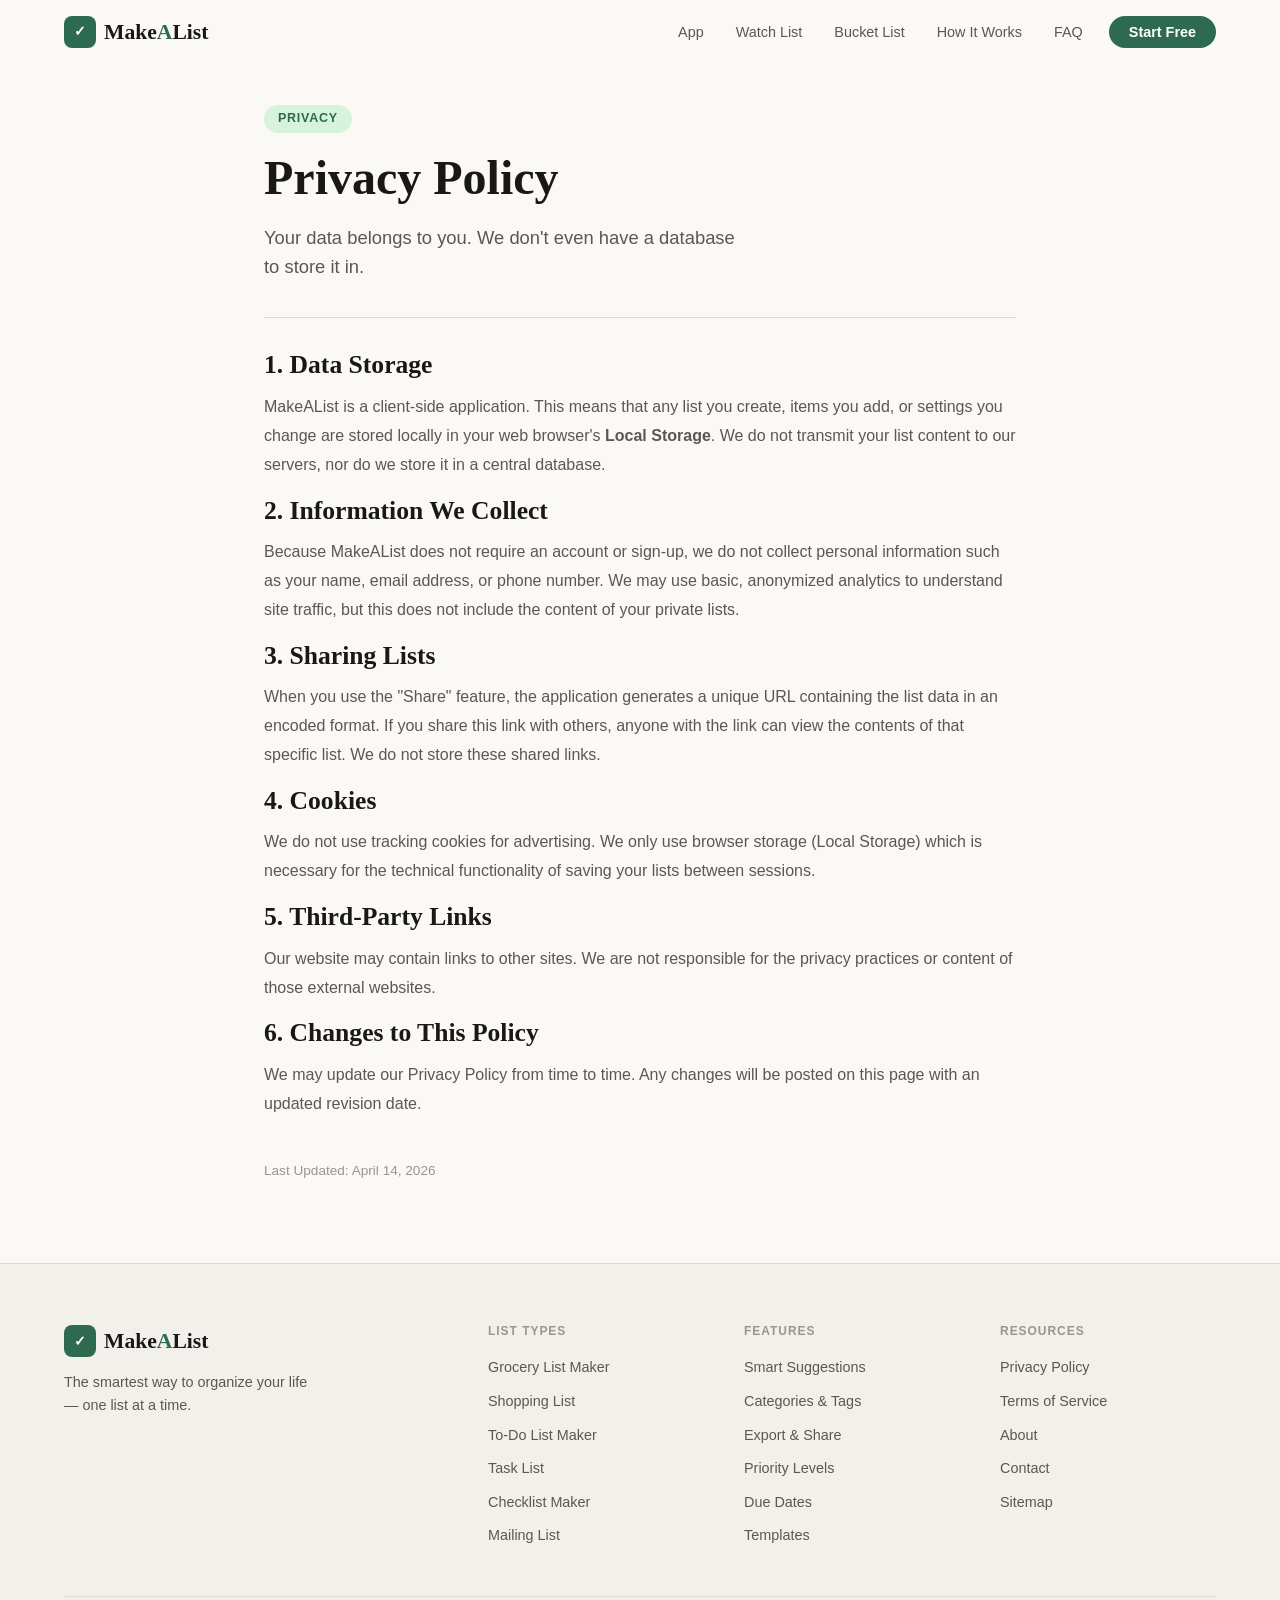
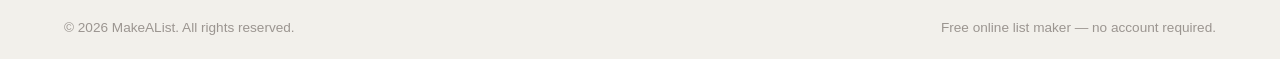
<file: privacy.html>
<!DOCTYPE html>
<html lang="en">
<head>
  <meta charset="UTF-8">
  <meta name="viewport" content="width=device-width, initial-scale=1.0">
  <title>Privacy Policy | MakeAList</title>
  <meta name="description" content="Privacy Policy for MakeAList. Learn how we protect your data and handle your lists locally in your browser.">
  <link rel="stylesheet" href="style.css">
  <link rel="icon" type="image/png" sizes="32x32" href="/favicon.png">
  
  <script type="application/ld+json">
  {
    "@context": "https://schema.org",
    "@type": "AboutPage",
    "name": "Privacy Policy",
    "description": "Information about how MakeAList handles user data and privacy.",
    "publisher": {
      "@type": "Organization",
      "name": "MakeAList",
      "url": "https://makealist.github.io/"
    }
  }
  </script>
</head>
<body>

<div id="header-root"></div>

<main id="main-content">
  <section class="container" style="padding-top: 40px; max-width: 800px;">
    <span class="section-label">Privacy</span>
    <h1 class="section-title">Privacy Policy</h1>
    <p class="hero-sub">Your data belongs to you. We don't even have a database to store it in.</p>
    
    <hr style="margin: 32px 0; border: 0; border-top: 1px solid var(--border);">

    <div class="kw-panel active" style="background: transparent; border: none; padding: 0;">
      <h3>1. Data Storage</h3>
      <p>MakeAList is a client-side application. This means that any list you create, items you add, or settings you change are stored locally in your web browser's <strong>Local Storage</strong>. We do not transmit your list content to our servers, nor do we store it in a central database.</p>

      <h3>2. Information We Collect</h3>
      <p>Because MakeAList does not require an account or sign-up, we do not collect personal information such as your name, email address, or phone number. We may use basic, anonymized analytics to understand site traffic, but this does not include the content of your private lists.</p>

      <h3>3. Sharing Lists</h3>
      <p>When you use the "Share" feature, the application generates a unique URL containing the list data in an encoded format. If you share this link with others, anyone with the link can view the contents of that specific list. We do not store these shared links.</p>

      <h3>4. Cookies</h3>
      <p>We do not use tracking cookies for advertising. We only use browser storage (Local Storage) which is necessary for the technical functionality of saving your lists between sessions.</p>

      <h3>5. Third-Party Links</h3>
      <p>Our website may contain links to other sites. We are not responsible for the privacy practices or content of those external websites.</p>

      <h3>6. Changes to This Policy</h3>
      <p>We may update our Privacy Policy from time to time. Any changes will be posted on this page with an updated revision date.</p>
      
      <p style="margin-top: 40px; font-size: 0.85rem; color: var(--text3);">Last Updated: April 14, 2026</p>
    </div>
  </section>
</main>

<div id="footer-root"></div>

<script src="header.js"></script>
<script src="footer.js"></script>
</body>
</html>
</file>
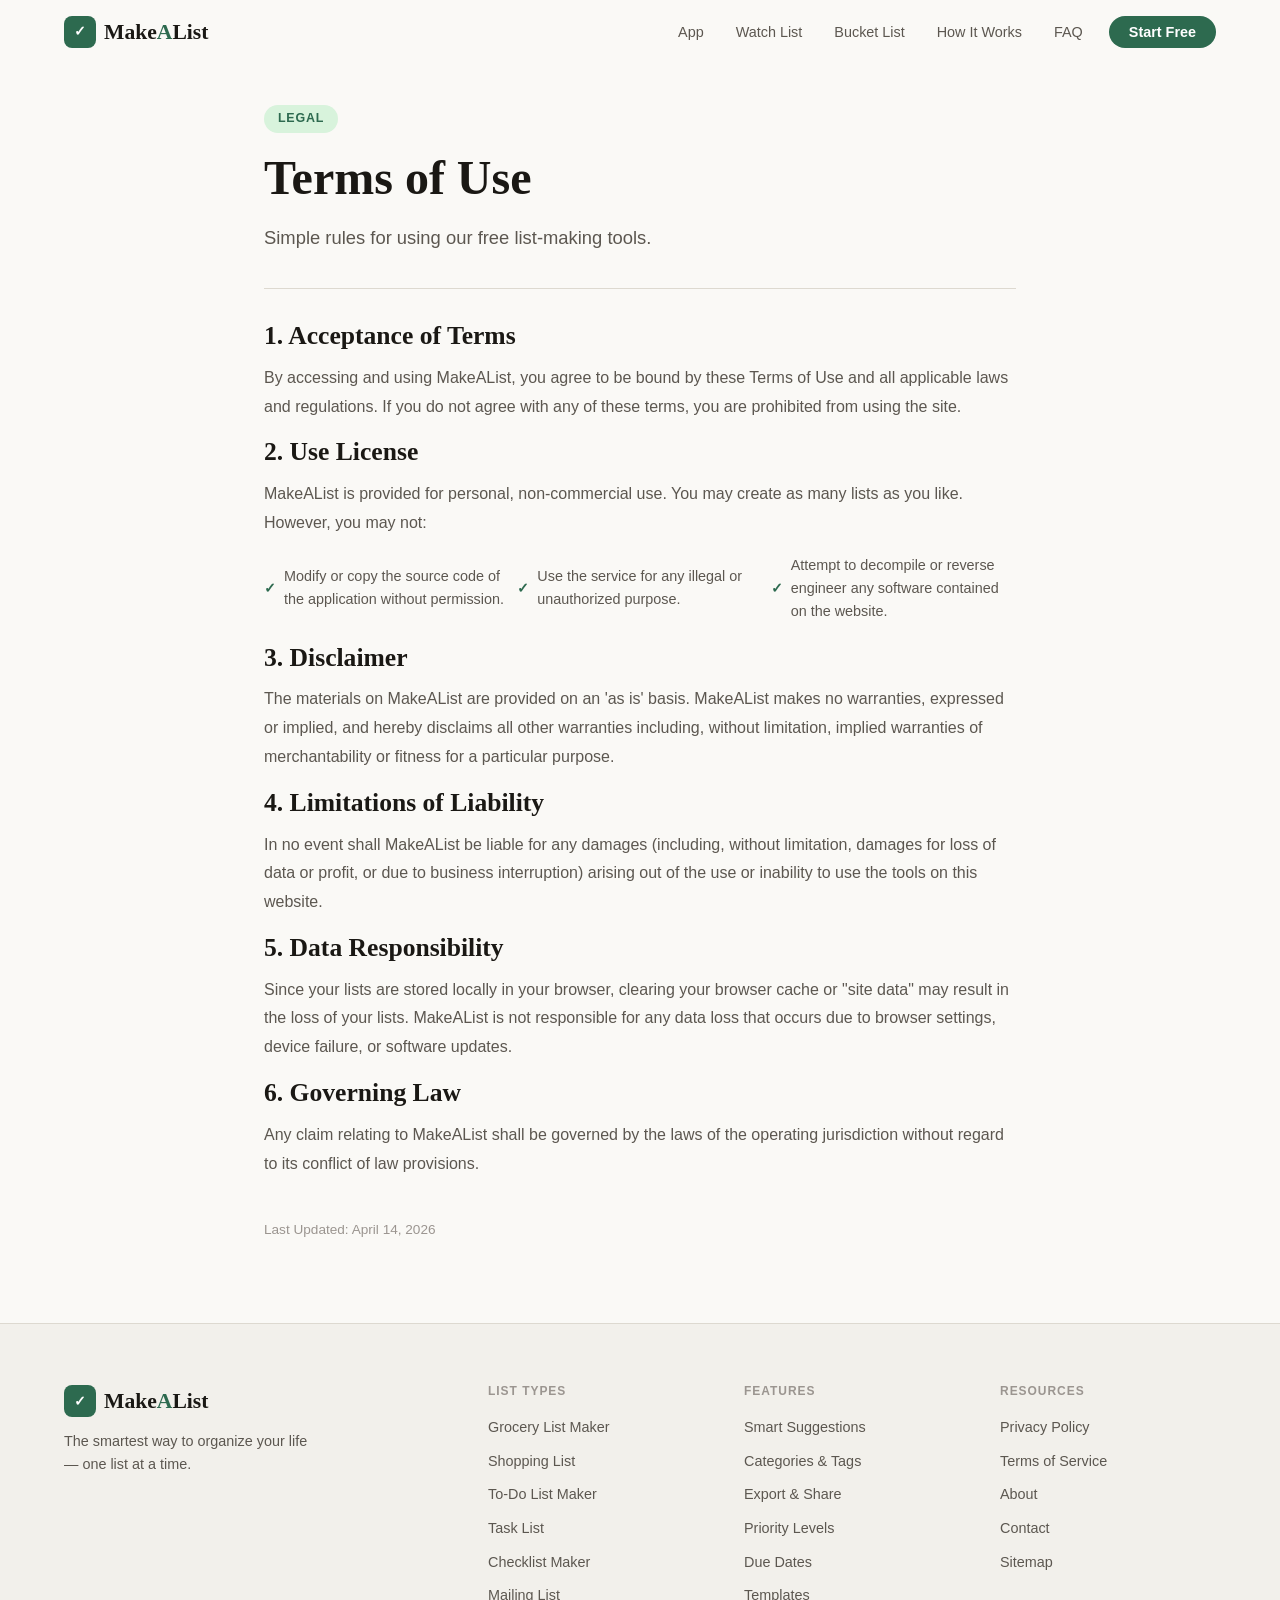
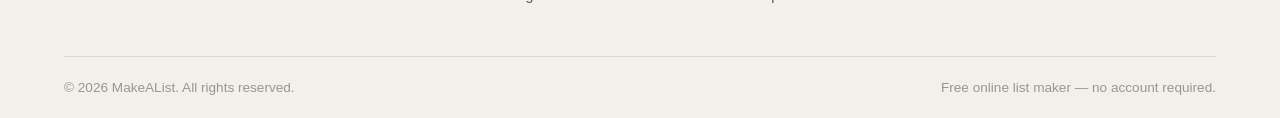
<file: terms.html>
<!DOCTYPE html>
<html lang="en">
<head>
  <meta charset="UTF-8">
  <meta name="viewport" content="width=device-width, initial-scale=1.0">
  <title>Terms of Use | MakeAList</title>
  <meta name="description" content="Terms of Use for MakeAList. Understanding your rights and responsibilities when using our free list maker.">
  <link rel="stylesheet" href="style.css">
  <link rel="icon" type="image/png" sizes="32x32" href="/favicon.png">

  <script type="application/ld+json">
  {
    "@context": "https://schema.org",
    "@type": "AboutPage",
    "name": "Terms of Use",
    "description": "The rules and guidelines for using the MakeAList website.",
    "publisher": {
      "@type": "Organization",
      "name": "MakeAList",
      "url": "https://makealist.github.io/"
    }
  }
  </script>
</head>
<body>

<div id="header-root"></div>

<main id="main-content">
  <section class="container" style="padding-top: 40px; max-width: 800px;">
    <span class="section-label">Legal</span>
    <h1 class="section-title">Terms of Use</h1>
    <p class="hero-sub">Simple rules for using our free list-making tools.</p>
    
    <hr style="margin: 32px 0; border: 0; border-top: 1px solid var(--border);">

    <div class="kw-panel active" style="background: transparent; border: none; padding: 0;">
      <h3>1. Acceptance of Terms</h3>
      <p>By accessing and using MakeAList, you agree to be bound by these Terms of Use and all applicable laws and regulations. If you do not agree with any of these terms, you are prohibited from using the site.</p>

      <h3>2. Use License</h3>
      <p>MakeAList is provided for personal, non-commercial use. You may create as many lists as you like. However, you may not:</p>
      <ul>
        <li>Modify or copy the source code of the application without permission.</li>
        <li>Use the service for any illegal or unauthorized purpose.</li>
        <li>Attempt to decompile or reverse engineer any software contained on the website.</li>
      </ul>

      <h3>3. Disclaimer</h3>
      <p>The materials on MakeAList are provided on an 'as is' basis. MakeAList makes no warranties, expressed or implied, and hereby disclaims all other warranties including, without limitation, implied warranties of merchantability or fitness for a particular purpose.</p>

      <h3>4. Limitations of Liability</h3>
      <p>In no event shall MakeAList be liable for any damages (including, without limitation, damages for loss of data or profit, or due to business interruption) arising out of the use or inability to use the tools on this website.</p>

      <h3>5. Data Responsibility</h3>
      <p>Since your lists are stored locally in your browser, clearing your browser cache or "site data" may result in the loss of your lists. MakeAList is not responsible for any data loss that occurs due to browser settings, device failure, or software updates.</p>

      <h3>6. Governing Law</h3>
      <p>Any claim relating to MakeAList shall be governed by the laws of the operating jurisdiction without regard to its conflict of law provisions.</p>
      
      <p style="margin-top: 40px; font-size: 0.85rem; color: var(--text3);">Last Updated: April 14, 2026</p>
    </div>
  </section>
</main>

<div id="footer-root"></div>

<script src="header.js"></script>
<script src="footer.js"></script>
</body>
</html>
</file>
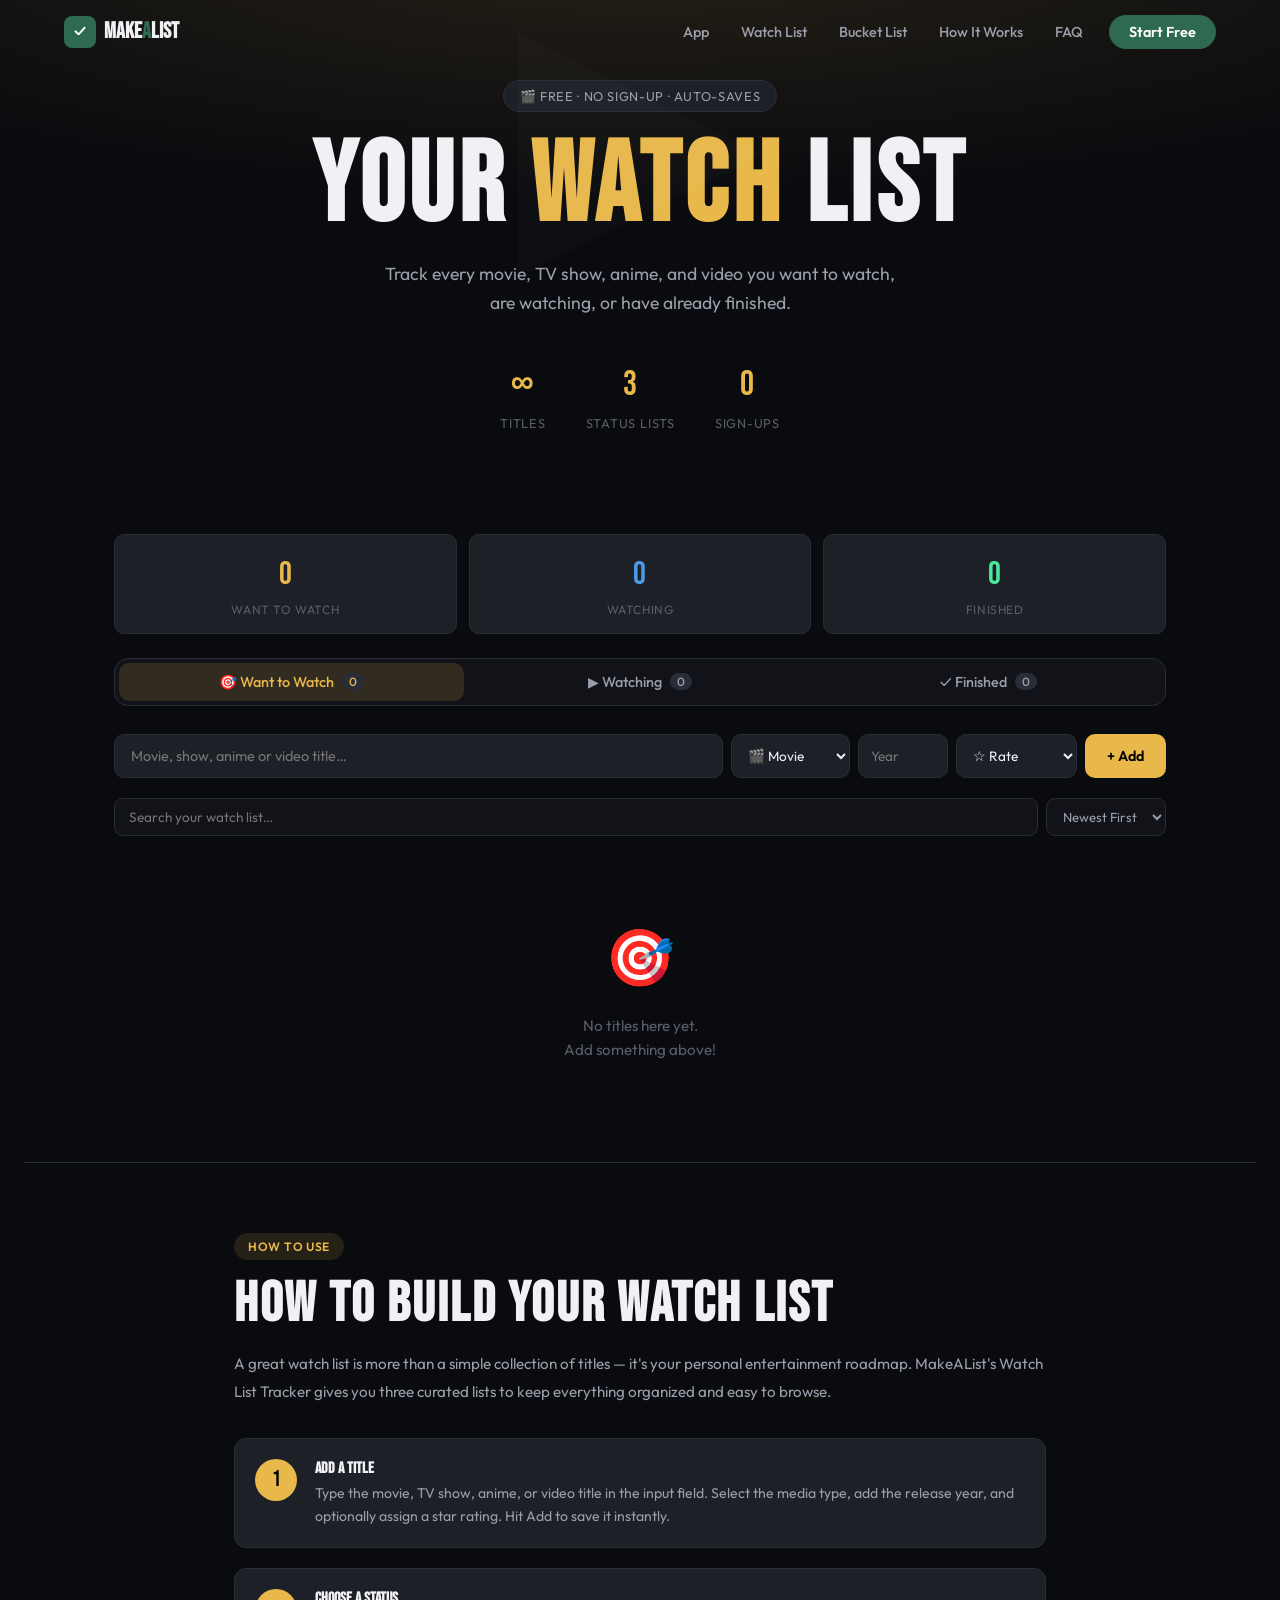
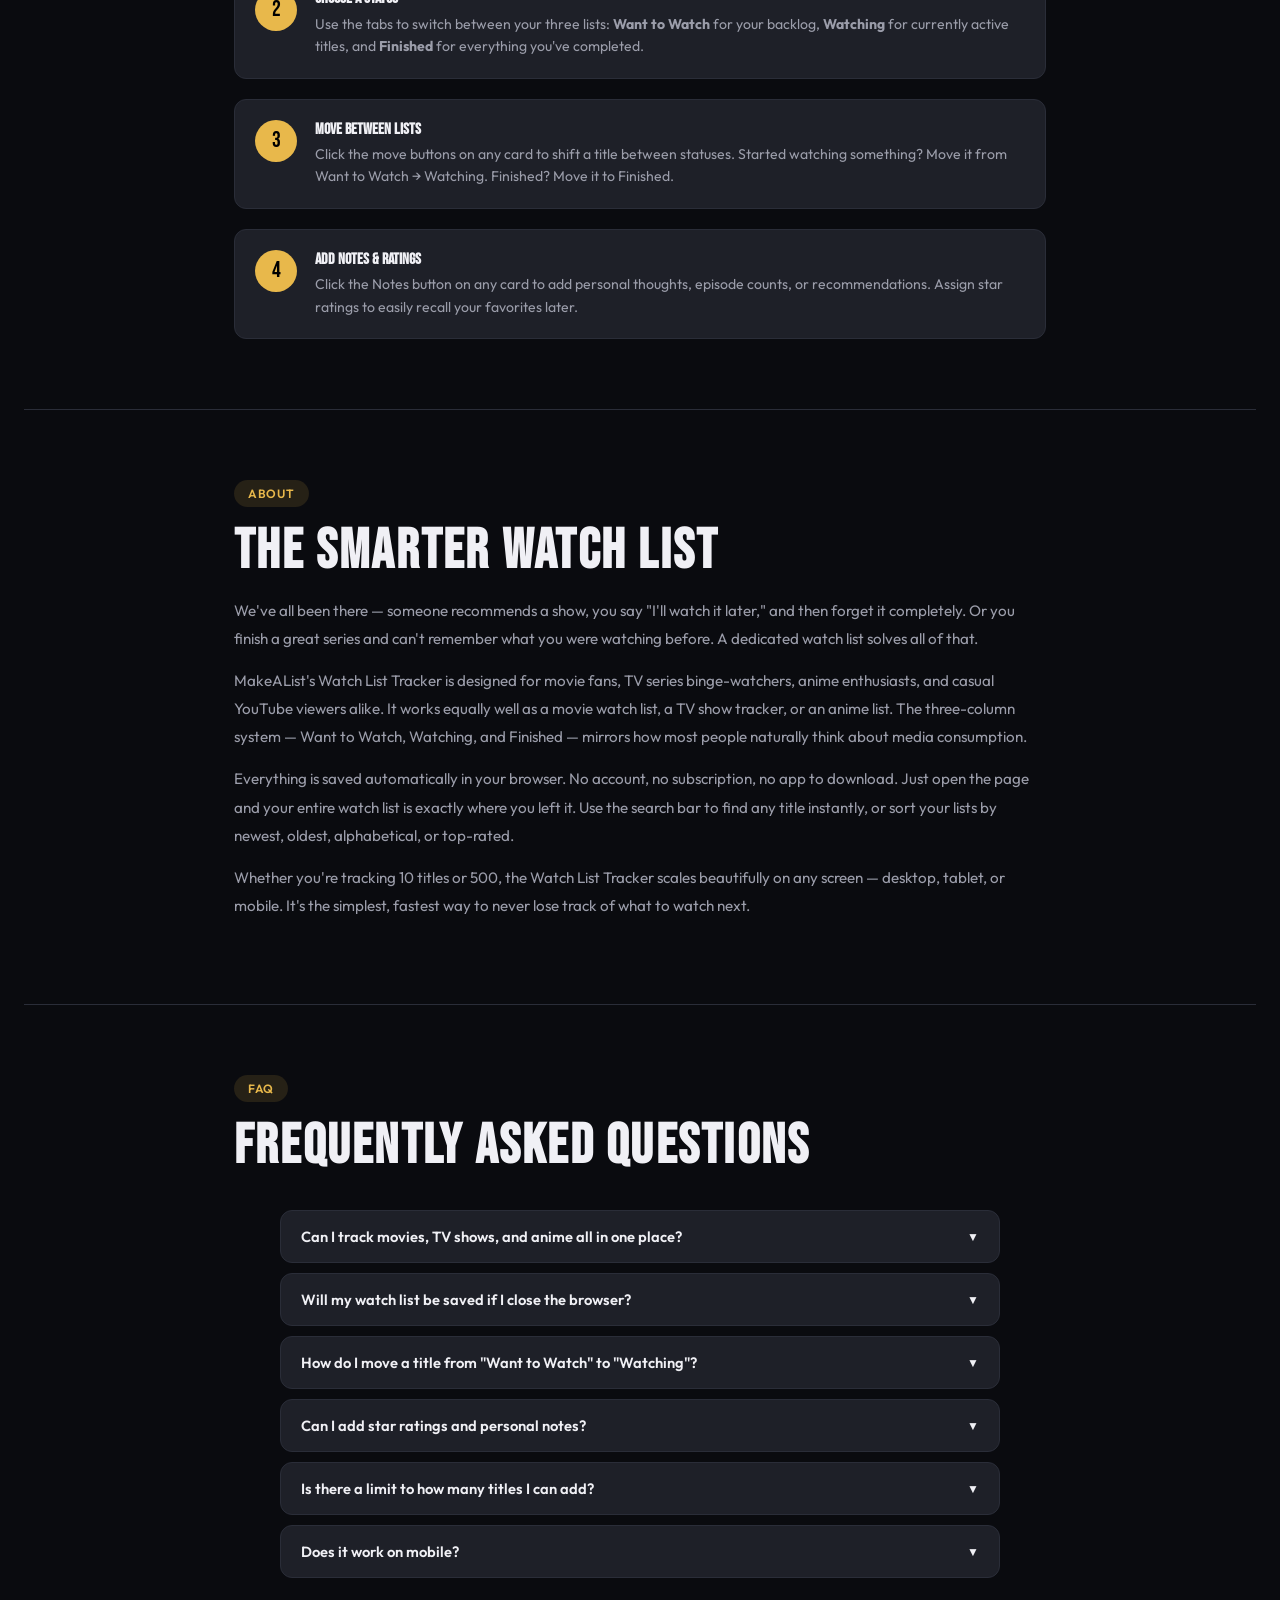
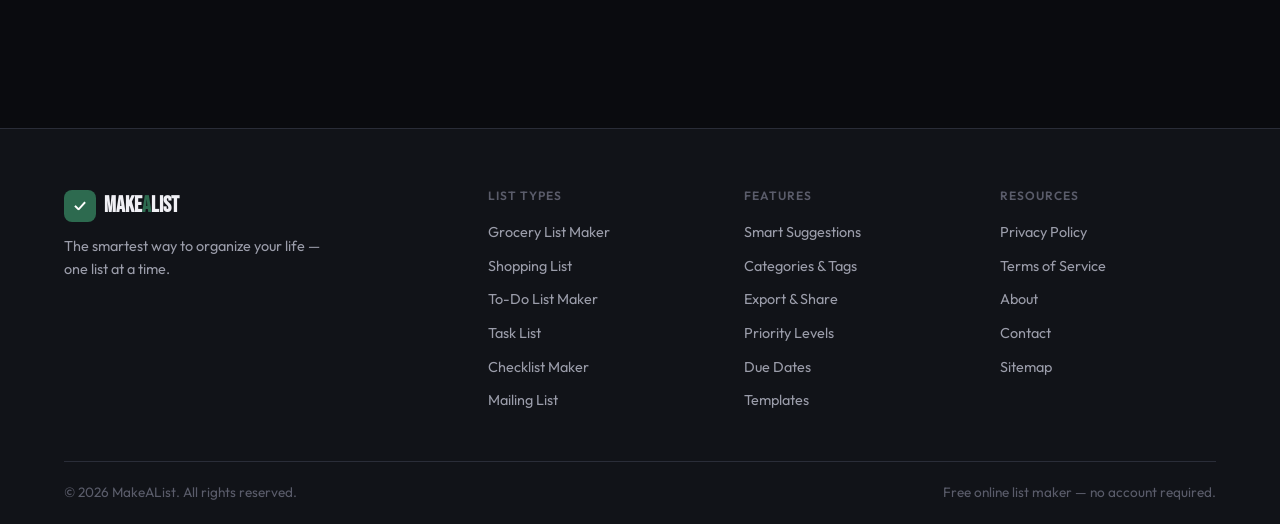
<file: watchlist.html>
<!DOCTYPE html>
<html lang="en">
<head>
   <!-- Google tag (gtag.js) -->
<script async src="https://www.googletagmanager.com/gtag/js?id=G-06561B0QQ5"></script>
<script>
  window.dataLayer = window.dataLayer || [];
  function gtag(){dataLayer.push(arguments);}
  gtag('js', new Date());

  gtag('config', 'G-06561B0QQ5');
</script>
<meta charset="UTF-8">
<meta name="viewport" content="width=device-width, initial-scale=1.0">
<title>Watch List – Track Movies, TV Shows & Anime | MakeAList</title>
<meta name="description" content="Free online watch list tracker. Organize movies, TV shows, anime and videos into Want to Watch, Watching, and Finished lists. No sign-up required.">
<meta name="keywords" content="watch list, movie tracker, tv show tracker, anime watch list, what to watch, watchlist maker, movie list">
<link rel="canonical" href="https://makealist.github.io/watchlist">
<link rel="icon" type="image/png" sizes="32x32" href="/favicon.png">
<meta property="og:title" content="Watch List Tracker – Movies, TV Shows & Anime">
<meta property="og:description" content="Track everything you want to watch, are watching, or have finished. Free, no account needed.">
<meta property="og:type" content="website">
<link rel="stylesheet" href="style.css">
<script type="application/ld+json">
{
  "@context":"https://schema.org",
  "@type":"WebApplication",
  "name":"Watch List Tracker",
  "url":"https://makealist.github.io/watchlist",
  "description":"Track movies, TV shows, anime and videos across want to watch, watching, and finished lists.",
  "applicationCategory":"EntertainmentApplication",
  "offers":{"@type":"Offer","price":"0","priceCurrency":"USD"}
}
</script>
<link rel="preconnect" href="https://fonts.googleapis.com">
<link href="https://fonts.googleapis.com/css2?family=Bebas+Neue&family=Outfit:wght@300;400;500;600&display=swap" rel="stylesheet">
<style>
*,*::before,*::after{box-sizing:border-box;margin:0;padding:0}
:root{
  --font-display:'Bebas Neue',sans-serif;
  --font-body:'Outfit',sans-serif;
  --bg:#0a0b0f;
  --bg2:#111318;
  --bg3:#1a1c24;
  --surface:#1e2028;
  --border:#2a2d38;
  --text:#f0f0f5;
  --text2:#9b9daa;
  --text3:#5a5c6a;
  --want:#e8b84b;
  --watching:#4b9ce8;
  --done:#4be89c;
  --danger:#e84b4b;
  --radius:12px;
  --shadow:0 4px 24px rgba(0,0,0,.4);
}
html{scroll-behavior:smooth}
body{font-family:var(--font-body);background:var(--bg);color:var(--text);line-height:1.6;min-height:100vh}
a{color:inherit;text-decoration:none}
ul{list-style:none}
img{max-width:100%}

/* HERO */
.hero{padding:80px 24px 60px;text-align:center;background:radial-gradient(ellipse 80% 50% at 50% -10%,rgba(232,184,75,.12),transparent);position:relative;overflow:hidden}
.hero::before{content:'▶';position:absolute;font-size:20rem;opacity:.015;top:-40px;left:50%;transform:translateX(-50%);pointer-events:none;line-height:1}
.hero-eyebrow{display:inline-flex;align-items:center;gap:8px;padding:5px 16px;border-radius:99px;border:1px solid var(--border);font-size:.8rem;color:var(--text2);margin-bottom:20px;letter-spacing:.05em;text-transform:uppercase}
.hero h1{font-family:var(--font-display);font-size:clamp(3.5rem,9vw,7rem);letter-spacing:.04em;line-height:1;margin-bottom:16px}
.hero h1 span{color:var(--want)}
.hero p{font-size:1.1rem;color:var(--text2);max-width:520px;margin:0 auto 36px}
.hero-stats{display:flex;justify-content:center;gap:40px;flex-wrap:wrap}
.stat{text-align:center}
.stat-n{font-family:var(--font-display);font-size:2.2rem;color:var(--want)}
.stat-l{font-size:.8rem;color:var(--text3);text-transform:uppercase;letter-spacing:.06em}

/* APP */
.app-section{padding:40px 24px;max-width:1100px;margin:0 auto}
.app-tabs{display:flex;gap:4px;margin-bottom:28px;background:var(--bg2);padding:4px;border-radius:14px;border:1px solid var(--border)}
.app-tab{flex:1;padding:10px;border-radius:10px;border:none;background:none;cursor:pointer;font-family:var(--font-body);font-size:.9rem;font-weight:500;color:var(--text2);transition:.2s;display:flex;align-items:center;justify-content:center;gap:8px}
.app-tab.want.active{background:rgba(232,184,75,.15);color:var(--want)}
.app-tab.watching.active{background:rgba(75,156,232,.15);color:var(--watching)}
.app-tab.done.active{background:rgba(75,232,156,.15);color:var(--done)}
.app-tab:not(.active):hover{background:var(--bg3);color:var(--text)}
.tab-count{font-size:.75rem;padding:1px 7px;border-radius:99px;background:var(--border)}
.add-row{display:flex;gap:8px;margin-bottom:20px;flex-wrap:wrap}
.add-input{flex:1;min-width:180px;padding:11px 16px;border-radius:10px;border:1.5px solid var(--border);background:var(--surface);color:var(--text);font-family:var(--font-body);font-size:.9rem;transition:.2s}
.add-input:focus{outline:none;border-color:var(--want)}
.type-select,.year-input,.rating-select{padding:11px 12px;border-radius:10px;border:1.5px solid var(--border);background:var(--surface);color:var(--text);font-family:var(--font-body);font-size:.85rem;cursor:pointer}
.type-select:focus,.year-input:focus,.rating-select:focus{outline:none;border-color:var(--want)}
.year-input{width:90px}
.btn-add{padding:11px 22px;border-radius:10px;background:var(--want);color:#000;border:none;font-family:var(--font-body);font-weight:600;font-size:.9rem;cursor:pointer;transition:.2s;white-space:nowrap}
.btn-add:hover{filter:brightness(1.1);transform:translateY(-1px)}
.search-row{display:flex;gap:8px;margin-bottom:16px}
.search-input{flex:1;padding:9px 14px;border-radius:9px;border:1px solid var(--border);background:var(--bg2);color:var(--text);font-family:var(--font-body);font-size:.85rem}
.search-input:focus{outline:none;border-color:var(--text3)}
.sort-select{padding:9px 12px;border-radius:9px;border:1px solid var(--border);background:var(--bg2);color:var(--text2);font-family:var(--font-body);font-size:.82rem;cursor:pointer}

/* GRID */
.items-grid{display:grid;grid-template-columns:repeat(auto-fill,minmax(220px,1fr));gap:14px;min-height:200px}
.item-card{background:var(--surface);border:1px solid var(--border);border-radius:var(--radius);padding:16px;transition:.25s;position:relative;overflow:hidden}
.item-card::before{content:'';position:absolute;top:0;left:0;right:0;height:3px}
.item-card.want::before{background:var(--want)}
.item-card.watching::before{background:var(--watching)}
.item-card.done::before{background:var(--done)}
.item-card:hover{transform:translateY(-3px);box-shadow:var(--shadow)}
.item-type-badge{font-size:.68rem;font-weight:600;text-transform:uppercase;letter-spacing:.06em;padding:2px 8px;border-radius:99px;margin-bottom:10px;display:inline-block}
.badge-movie{background:rgba(232,184,75,.15);color:var(--want)}
.badge-tv{background:rgba(75,156,232,.15);color:var(--watching)}
.badge-anime{background:rgba(232,75,75,.15);color:var(--danger)}
.badge-video{background:rgba(75,232,156,.15);color:var(--done)}
.item-title{font-size:1rem;font-weight:600;margin-bottom:6px;line-height:1.3;word-break:break-word}
.item-meta{font-size:.78rem;color:var(--text3);margin-bottom:10px}
.item-stars{color:var(--want);font-size:.85rem;margin-bottom:10px}
.item-notes{font-size:.8rem;color:var(--text2);font-style:italic;margin-bottom:12px;word-break:break-word}
.item-actions{display:flex;gap:6px;flex-wrap:wrap}
.btn-move{font-size:.72rem;padding:4px 10px;border-radius:99px;border:1px solid var(--border);background:none;color:var(--text2);cursor:pointer;transition:.15s;font-family:var(--font-body)}
.btn-move:hover{border-color:var(--want);color:var(--want)}
.btn-del{font-size:.72rem;padding:4px 10px;border-radius:99px;border:1px solid transparent;background:none;color:var(--text3);cursor:pointer;transition:.15s;font-family:var(--font-body)}
.btn-del:hover{background:var(--danger);color:#fff;border-color:var(--danger)}
.empty-state{grid-column:1/-1;text-align:center;padding:60px 20px;color:var(--text3)}
.empty-icon{font-size:3.5rem;margin-bottom:12px}
.empty-state p{font-size:.95rem}

/* NOTES TOGGLE */
.btn-notes{font-size:.72rem;padding:4px 10px;border-radius:99px;border:1px solid var(--border);background:none;color:var(--text2);cursor:pointer;transition:.15s;font-family:var(--font-body)}
.notes-input{width:100%;padding:6px 10px;border-radius:7px;border:1px solid var(--border);background:var(--bg2);color:var(--text);font-family:var(--font-body);font-size:.8rem;margin-bottom:8px;resize:none}
.notes-input:focus{outline:none;border-color:var(--text3)}

/* STATS BAR */
.stats-bar{display:grid;grid-template-columns:repeat(3,1fr);gap:12px;margin-bottom:24px}
.stat-card{background:var(--surface);border:1px solid var(--border);border-radius:10px;padding:14px;text-align:center}
.stat-card-n{font-family:var(--font-display);font-size:2rem}
.stat-card-n.want{color:var(--want)}
.stat-card-n.watching{color:var(--watching)}
.stat-card-n.done{color:var(--done)}
.stat-card-l{font-size:.75rem;color:var(--text3);text-transform:uppercase;letter-spacing:.05em}

/* CONTENT SECTIONS */
.content-section{padding:70px 24px;max-width:860px;margin:0 auto}
.section-label{display:inline-block;padding:4px 14px;border-radius:99px;background:rgba(232,184,75,.12);color:var(--want);font-size:.75rem;font-weight:600;letter-spacing:.06em;text-transform:uppercase;margin-bottom:14px}
.section-title{font-family:var(--font-display);font-size:clamp(2.2rem,5vw,3.5rem);letter-spacing:.04em;margin-bottom:14px;line-height:1.1}
.section-body{color:var(--text2);line-height:1.85;font-size:.95rem}
.section-body p{margin-bottom:14px}
.how-steps{display:flex;flex-direction:column;gap:20px;margin-top:32px}
.how-step{display:flex;gap:18px;align-items:flex-start;padding:20px;background:var(--surface);border:1px solid var(--border);border-radius:var(--radius)}
.how-step-num{width:42px;height:42px;border-radius:50%;background:var(--want);color:#000;font-family:var(--font-display);font-size:1.4rem;display:grid;place-items:center;flex-shrink:0}
.how-step h3{font-size:1rem;margin-bottom:4px}
.how-step p{font-size:.88rem;color:var(--text2)}
.faq-list{display:flex;flex-direction:column;gap:10px;margin-top:32px}
.faq-item{border:1px solid var(--border);border-radius:var(--radius);overflow:hidden;background:var(--surface)}
.faq-q{width:100%;text-align:left;padding:16px 20px;background:none;border:none;cursor:pointer;font-family:var(--font-body);font-size:.92rem;font-weight:600;color:var(--text);display:flex;justify-content:space-between;align-items:center;gap:12px}
.faq-q:hover{color:var(--want)}
.faq-arrow{font-size:.75rem;transition:transform .3s;flex-shrink:0}
.faq-item.open .faq-arrow{transform:rotate(180deg)}
.faq-a{padding:0 20px;max-height:0;overflow:hidden;transition:max-height .35s ease,padding .3s;font-size:.88rem;color:var(--text2);line-height:1.8}
.faq-item.open .faq-a{max-height:300px;padding:0 20px 16px}
.divider{height:1px;background:var(--border);margin:0 24px}

/* MOBILE */
@media(max-width:600px){
  .add-row{flex-direction:column}
  .type-select,.year-input,.rating-select{width:100%}
  .stats-bar{grid-template-columns:repeat(3,1fr)}
  .stat-card-n{font-size:1.5rem}
}
</style>
</head>
<body>

<!-- Header (JS Component) -->
<div id="header-root"></div>

<!-- HERO -->
<section class="hero">
  <div class="hero-eyebrow">🎬 Free · No Sign-Up · Auto-Saves</div>
  <h1>YOUR <span>WATCH</span> LIST</h1>
  <p>Track every movie, TV show, anime, and video you want to watch, are watching, or have already finished.</p>
  <div class="hero-stats">
    <div class="stat"><div class="stat-n">∞</div><div class="stat-l">Titles</div></div>
    <div class="stat"><div class="stat-n">3</div><div class="stat-l">Status Lists</div></div>
    <div class="stat"><div class="stat-n">0</div><div class="stat-l">Sign-ups</div></div>
  </div>
</section>

<!-- APP -->
<div class="app-section">
  <div class="stats-bar" id="statsBar"></div>

  <div class="app-tabs" id="appTabs">
    <button class="app-tab want active" data-tab="want">🎯 Want to Watch <span class="tab-count" id="cnt-want">0</span></button>
    <button class="app-tab watching" data-tab="watching">▶ Watching <span class="tab-count" id="cnt-watching">0</span></button>
    <button class="app-tab done" data-tab="done">✓ Finished <span class="tab-count" id="cnt-done">0</span></button>
  </div>

  <div class="add-row">
    <input type="text" class="add-input" id="titleInput" placeholder="Movie, show, anime or video title…">
    <select class="type-select" id="typeSelect">
      <option value="movie">🎬 Movie</option>
      <option value="tv">📺 TV Show</option>
      <option value="anime">⛩ Anime</option>
      <option value="video">🎥 Video</option>
    </select>
    <input type="number" class="year-input" id="yearInput" placeholder="Year" min="1900" max="2030">
    <select class="rating-select" id="ratingSelect">
      <option value="0">☆ Rate</option>
      <option value="1">★ 1</option>
      <option value="2">★★ 2</option>
      <option value="3">★★★ 3</option>
      <option value="4">★★★★ 4</option>
      <option value="5">★★★★★ 5</option>
    </select>
    <button class="btn-add" id="btnAdd">+ Add</button>
  </div>

  <div class="search-row">
    <input type="search" class="search-input" id="searchInput" placeholder="Search your watch list…">
    <select class="sort-select" id="sortSelect">
      <option value="newest">Newest First</option>
      <option value="oldest">Oldest First</option>
      <option value="alpha">A–Z</option>
      <option value="rating">Top Rated</option>
    </select>
  </div>

  <div class="items-grid" id="itemsGrid"></div>
</div>

<div class="divider"></div>

<!-- HOW TO -->
<section class="content-section">
  <div class="section-label">How To Use</div>
  <h2 class="section-title">HOW TO BUILD YOUR WATCH LIST</h2>
  <div class="section-body">
    <p>A great watch list is more than a simple collection of titles — it's your personal entertainment roadmap. MakeAList's Watch List Tracker gives you three curated lists to keep everything organized and easy to browse.</p>
  </div>
  <div class="how-steps">
    <div class="how-step">
      <div class="how-step-num">1</div>
      <div>
        <h3>Add a Title</h3>
        <p>Type the movie, TV show, anime, or video title in the input field. Select the media type, add the release year, and optionally assign a star rating. Hit Add to save it instantly.</p>
      </div>
    </div>
    <div class="how-step">
      <div class="how-step-num">2</div>
      <div>
        <h3>Choose a Status</h3>
        <p>Use the tabs to switch between your three lists: <strong>Want to Watch</strong> for your backlog, <strong>Watching</strong> for currently active titles, and <strong>Finished</strong> for everything you've completed.</p>
      </div>
    </div>
    <div class="how-step">
      <div class="how-step-num">3</div>
      <div>
        <h3>Move Between Lists</h3>
        <p>Click the move buttons on any card to shift a title between statuses. Started watching something? Move it from Want to Watch → Watching. Finished? Move it to Finished.</p>
      </div>
    </div>
    <div class="how-step">
      <div class="how-step-num">4</div>
      <div>
        <h3>Add Notes & Ratings</h3>
        <p>Click the Notes button on any card to add personal thoughts, episode counts, or recommendations. Assign star ratings to easily recall your favorites later.</p>
      </div>
    </div>
  </div>
</section>

<div class="divider"></div>

<!-- DESCRIPTION -->
<section class="content-section">
  <div class="section-label">About</div>
  <h2 class="section-title">THE SMARTER WATCH LIST</h2>
  <div class="section-body">
    <p>We've all been there — someone recommends a show, you say "I'll watch it later," and then forget it completely. Or you finish a great series and can't remember what you were watching before. A dedicated watch list solves all of that.</p>
    <p>MakeAList's Watch List Tracker is designed for movie fans, TV series binge-watchers, anime enthusiasts, and casual YouTube viewers alike. It works equally well as a movie watch list, a TV show tracker, or an anime list. The three-column system — Want to Watch, Watching, and Finished — mirrors how most people naturally think about media consumption.</p>
    <p>Everything is saved automatically in your browser. No account, no subscription, no app to download. Just open the page and your entire watch list is exactly where you left it. Use the search bar to find any title instantly, or sort your lists by newest, oldest, alphabetical, or top-rated.</p>
    <p>Whether you're tracking 10 titles or 500, the Watch List Tracker scales beautifully on any screen — desktop, tablet, or mobile. It's the simplest, fastest way to never lose track of what to watch next.</p>
  </div>
</section>

<div class="divider"></div>

<!-- FAQ -->
<section class="content-section">
  <div class="section-label">FAQ</div>
  <h2 class="section-title">FREQUENTLY ASKED QUESTIONS</h2>
  <div class="faq-list" id="faqList">
    <div class="faq-item">
      <button class="faq-q">Can I track movies, TV shows, and anime all in one place? <span class="faq-arrow">▼</span></button>
      <div class="faq-a">Yes! The Watch List Tracker supports Movies, TV Shows, Anime, and Videos. Each title displays a color-coded badge so you can instantly tell them apart in your lists.</div>
    </div>
    <div class="faq-item">
      <button class="faq-q">Will my watch list be saved if I close the browser? <span class="faq-arrow">▼</span></button>
      <div class="faq-a">Absolutely. All your titles are saved automatically in your browser's local storage. Close the tab, restart your computer, or revisit the page weeks later — your complete watch list will still be there.</div>
    </div>
    <div class="faq-item">
      <button class="faq-q">How do I move a title from "Want to Watch" to "Watching"? <span class="faq-arrow">▼</span></button>
      <div class="faq-a">Each title card has quick-move buttons. Click "→ Watching" on any card in your Want to Watch list to move it over. Similarly, click "✓ Finished" to mark a title as complete.</div>
    </div>
    <div class="faq-item">
      <button class="faq-q">Can I add star ratings and personal notes? <span class="faq-arrow">▼</span></button>
      <div class="faq-a">Yes. You can assign a star rating (1–5) when adding a title, and click the Notes button on any card to add personal comments, episode progress, or recommendations.</div>
    </div>
    <div class="faq-item">
      <button class="faq-q">Is there a limit to how many titles I can add? <span class="faq-arrow">▼</span></button>
      <div class="faq-a">No limit at all. Track as many movies, shows, and anime as you like. The search and sort features make it easy to navigate large lists.</div>
    </div>
    <div class="faq-item">
      <button class="faq-q">Does it work on mobile? <span class="faq-arrow">▼</span></button>
      <div class="faq-a">Yes, fully. The Watch List Tracker is completely mobile-responsive. Add titles, move them between lists, and browse your collection on any phone or tablet.</div>
    </div>
  </div>
</section>

<!-- Footer (JS Component) -->
<div id="footer-root"></div>

<script src="header.js"></script>
<script src="footer.js"></script>
<script src="app.js"></script>

<script>
(function(){
  let data = JSON.parse(localStorage.getItem('mal_watchlist')||'[]');
  let tab = 'want', search = '', sort = 'newest';

  function save(){localStorage.setItem('mal_watchlist',JSON.stringify(data))}
  function uid(){return Date.now().toString(36)+Math.random().toString(36).slice(2)}

  function stars(n){return n?'★'.repeat(n)+'☆'.repeat(5-n):''}

  function badgeClass(t){return{movie:'badge-movie',tv:'badge-tv',anime:'badge-anime',video:'badge-video'}[t]||'badge-movie'}
  function badgeLabel(t){return{movie:'Movie',tv:'TV Show',anime:'Anime',video:'Video'}[t]||t}

  function render(){
    // counts
    ['want','watching','done'].forEach(s=>{
      document.getElementById('cnt-'+s).textContent=data.filter(i=>i.status===s).length
    });

    // stats bar
    document.getElementById('statsBar').innerHTML=['want','watching','done'].map(s=>`
      <div class="stat-card">
        <div class="stat-card-n ${s}">${data.filter(i=>i.status===s).length}</div>
        <div class="stat-card-l">${{want:'Want to Watch',watching:'Watching',done:'Finished'}[s]}</div>
      </div>`).join('');

    let items = data.filter(i=>i.status===tab);
    if(search) items=items.filter(i=>i.title.toLowerCase().includes(search.toLowerCase()));
    if(sort==='alpha') items.sort((a,b)=>a.title.localeCompare(b.title));
    else if(sort==='rating') items.sort((a,b)=>b.rating-a.rating);
    else if(sort==='oldest') items.sort((a,b)=>a.created-b.created);
    else items.sort((a,b)=>b.created-a.created);

    const moves = {want:[{t:'watching',l:'▶ Watching'},{t:'done',l:'✓ Done'}], watching:[{t:'want',l:'← Backlog'},{t:'done',l:'✓ Done'}], done:[{t:'want',l:'← Backlog'},{t:'watching',l:'▶ Watching'}]};
    const grid = document.getElementById('itemsGrid');
    grid.innerHTML = items.length?items.map(item=>`
      <div class="item-card ${tab}">
        <span class="item-type-badge ${badgeClass(item.type)}">${badgeLabel(item.type)}</span>
        <div class="item-title">${esc(item.title)}</div>
        <div class="item-meta">${item.year||'—'}</div>
        ${item.rating?`<div class="item-stars">${stars(item.rating)}</div>`:''}
        ${item.notes?`<div class="item-notes">"${esc(item.notes)}"</div>`:''}
        <div id="notes-area-${item.id}" style="display:none">
          <textarea class="notes-input" rows="2" placeholder="Add notes…" onblur="saveNote('${item.id}',this.value)">${esc(item.notes||'')}</textarea>
        </div>
        <div class="item-actions">
          ${moves[tab].map(m=>`<button class="btn-move" onclick="move('${item.id}','${m.t}')">${m.l}</button>`).join('')}
          <button class="btn-notes" onclick="toggleNotes('${item.id}')">📝 Notes</button>
          <button class="btn-del" onclick="del('${item.id}')">✕</button>
        </div>
      </div>`).join('')
      :`<div class="empty-state"><div class="empty-icon">${{want:'🎯',watching:'▶️',done:'🏆'}[tab]}</div><p>No titles here yet.<br>Add something above!</p></div>`;
  }

  window.move=function(id,status){const i=data.find(x=>x.id===id);if(i){i.status=status;save();render()}}
  window.del=function(id){if(confirm('Remove this title?')){data=data.filter(x=>x.id!==id);save();render()}}
  window.toggleNotes=function(id){const el=document.getElementById('notes-area-'+id);if(el){el.style.display=el.style.display==='none'?'block':'none'}}
  window.saveNote=function(id,val){const i=data.find(x=>x.id===id);if(i){i.notes=val.trim();save();render()}}

  function esc(s){return String(s).replace(/&/g,'&amp;').replace(/</g,'&lt;').replace(/>/g,'&gt;')}

  document.getElementById('btnAdd').addEventListener('click',()=>{
    const t=document.getElementById('titleInput').value.trim();
    if(!t)return;
    data.unshift({id:uid(),title:t,type:document.getElementById('typeSelect').value,year:document.getElementById('yearInput').value||'',rating:+document.getElementById('ratingSelect').value,notes:'',status:tab,created:Date.now()});
    document.getElementById('titleInput').value='';
    document.getElementById('yearInput').value='';
    document.getElementById('ratingSelect').value='0';
    save();render();
  });
  document.getElementById('titleInput').addEventListener('keydown',e=>{if(e.key==='Enter')document.getElementById('btnAdd').click()});
  document.getElementById('searchInput').addEventListener('input',e=>{search=e.target.value;render()});
  document.getElementById('sortSelect').addEventListener('change',e=>{sort=e.target.value;render()});
  document.querySelectorAll('.app-tab').forEach(btn=>{
    btn.addEventListener('click',()=>{
      tab=btn.dataset.tab;
      document.querySelectorAll('.app-tab').forEach(b=>b.classList.remove('active'));
      btn.classList.add('active');
      render();
    });
  });

  // FAQ
  document.querySelectorAll('.faq-q').forEach(btn=>{
    btn.addEventListener('click',()=>{
      const item=btn.closest('.faq-item');
      const open=item.classList.contains('open');
      document.querySelectorAll('.faq-item').forEach(i=>i.classList.remove('open'));
      if(!open)item.classList.add('open');
    });
  });

  render();
})();
</script>
</body>
</html>
</file>
<file: style.css>
/* ── Reset & Variables ─────────────────────────────────────────────────── */
*, *::before, *::after { box-sizing: border-box; margin: 0; padding: 0; }

:root {
  --font-display: 'Fraunces', 'Georgia', serif;
  --font-body: 'DM Sans', 'Segoe UI', sans-serif;
  --font-mono: 'JetBrains Mono', monospace;

  --bg: #faf9f6;
  --bg2: #f2f0eb;
  --bg3: #e8e4dc;
  --surface: #ffffff;
  --border: #ddd9d0;
  --text: #1a1814;
  --text2: #5c5750;
  --text3: #9b9590;
  --accent: #2d6a4f;
  --accent2: #52b788;
  --accent-pale: #d8f3dc;
  --danger: #dc2626;
  --warning: #d97706;
  --high: #ef4444;
  --low: #94a3b8;

  --radius: 10px;
  --radius-lg: 18px;
  --shadow: 0 2px 12px rgba(0,0,0,.07);
  --shadow-lg: 0 8px 32px rgba(0,0,0,.12);
  --transition: .2s ease;
  --header-h: 64px;
}

.dark, .app-shell.dark {
  --bg: #111210;
  --bg2: #1a1c18;
  --bg3: #242620;
  --surface: #1e201b;
  --border: #2e3129;
  --text: #edecea;
  --text2: #a8a59e;
  --text3: #6b6860;
  --accent: #52b788;
  --accent2: #74c69d;
  --accent-pale: #1b3a2a;
}

html { scroll-behavior: smooth; }

body {
  font-family: var(--font-body);
  background: var(--bg);
  color: var(--text);
  line-height: 1.6;
  font-size: 16px;
  overflow-x: hidden;
  transition: background var(--transition), color var(--transition);
}

/* ── Typography ──────────────────────────────────────────────────────────── */
@import url('https://fonts.googleapis.com/css2?family=Fraunces:ital,wght@0,300;0,500;0,700;0,900;1,400&family=DM+Sans:wght@300;400;500;600&display=swap');

h1,h2,h3,h4 { font-family: var(--font-display); font-weight: 700; line-height: 1.2; }
a { color: inherit; text-decoration: none; }
img { max-width: 100%; }
ul { list-style: none; }

/* ── Header ──────────────────────────────────────────────────────────────── */
.site-header {
  position: fixed; top: 0; left: 0; right: 0; z-index: 100;
  background: var(--bg)/0; backdrop-filter: blur(0);
  transition: all .3s ease;
  height: var(--header-h);
}
.site-header.scrolled {
  background: color-mix(in srgb, var(--bg) 92%, transparent);
  backdrop-filter: blur(12px);
  box-shadow: 0 1px 0 var(--border);
}
.navbar { height: 100%; }
.nav-container {
  max-width: 1200px; margin: 0 auto;
  display: flex; align-items: center; justify-content: space-between;
  padding: 0 24px; height: 100%;
}
.logo { display: flex; align-items: center; gap: 8px; font-size: 1.35rem; font-weight: 700; font-family: var(--font-display); }
.logo-icon { display: grid; place-items: center; width: 32px; height: 32px; background: var(--accent); color: #fff; border-radius: 8px; font-size: .9rem; font-family: var(--font-body); }
.logo-text em { color: var(--accent); font-style: normal; }
.nav-links { display: flex; align-items: center; gap: 4px; }
.nav-link { padding: 6px 14px; border-radius: 99px; font-size: .9rem; font-weight: 500; color: var(--text2); transition: all var(--transition); }
.nav-link:hover { color: var(--accent); background: var(--accent-pale); }
.nav-cta {
  padding: 8px 20px; border-radius: 99px; background: var(--accent); color: #fff;
  font-size: .9rem; font-weight: 600; transition: all var(--transition);
  margin-left: 8px;
}
.nav-cta:hover { background: var(--accent2); transform: translateY(-1px); }
.nav-toggle { display: none; flex-direction: column; gap: 5px; background: none; border: none; cursor: pointer; padding: 4px; }
.nav-toggle span { display: block; width: 24px; height: 2px; background: var(--text); border-radius: 99px; transition: all .3s; }
.nav-toggle.active span:nth-child(1) { transform: translateY(7px) rotate(45deg); }
.nav-toggle.active span:nth-child(2) { opacity: 0; }
.nav-toggle.active span:nth-child(3) { transform: translateY(-7px) rotate(-45deg); }

/* ── Footer ──────────────────────────────────────────────────────────────── */
.site-footer {
  background: var(--bg2);
  border-top: 1px solid var(--border);
  padding: 60px 0 0;
  margin-top: 80px;
}
.footer-container { max-width: 1200px; margin: 0 auto; padding: 0 24px; }
.footer-top { display: grid; grid-template-columns: 1fr 2fr; gap: 60px; padding-bottom: 48px; }
.footer-tagline { color: var(--text2); font-size: .9rem; margin-top: 12px; max-width: 260px; }
.footer-social { display: flex; gap: 12px; margin-top: 20px; }
.social-link { display: grid; place-items: center; width: 36px; height: 36px; border-radius: 8px; background: var(--bg3); color: var(--text2); font-weight: 700; font-size: .9rem; transition: all var(--transition); }
.social-link:hover { background: var(--accent); color: #fff; }
.footer-links-grid { display: grid; grid-template-columns: repeat(3, 1fr); gap: 40px; }
.footer-col h3 { font-family: var(--font-body); font-size: .75rem; font-weight: 600; letter-spacing: .08em; text-transform: uppercase; color: var(--text3); margin-bottom: 16px; }
.footer-col ul { display: flex; flex-direction: column; gap: 8px; }
.footer-col a { font-size: .9rem; color: var(--text2); transition: color var(--transition); }
.footer-col a:hover { color: var(--accent); }
.footer-bottom {
  border-top: 1px solid var(--border); padding: 20px 0;
  display: flex; justify-content: space-between; align-items: center;
  font-size: .85rem; color: var(--text3);
}

/* ── Page layout ─────────────────────────────────────────────────────────── */
main { padding-top: var(--header-h); }
section { padding: 80px 0; }
.container { max-width: 1200px; margin: 0 auto; padding: 0 24px; }
.section-label {
  display: inline-block; padding: 4px 14px; border-radius: 99px;
  background: var(--accent-pale); color: var(--accent);
  font-size: .78rem; font-weight: 600; letter-spacing: .06em; text-transform: uppercase;
  margin-bottom: 16px;
}
.section-title { font-size: clamp(2rem, 4vw, 3rem); margin-bottom: 16px; }
.section-sub { font-size: 1.1rem; color: var(--text2); max-width: 600px; }
.text-center { text-align: center; }
.text-center .section-sub { margin: 0 auto; }

/* ── Hero ────────────────────────────────────────────────────────────────── */
#hero {
  min-height: 92vh; display: flex; align-items: center;
  background: radial-gradient(ellipse 70% 60% at 30% 40%, var(--accent-pale) 0%, transparent 70%);
  position: relative; overflow: hidden;
  padding: 0;
}
#hero::after {
  content: ''; position: absolute; right: -100px; top: 10%; width: 500px; height: 500px;
  background: radial-gradient(circle, color-mix(in srgb, var(--accent) 8%, transparent), transparent 70%);
  border-radius: 50%; pointer-events: none;
}
.hero-inner {
  max-width: 1200px; margin: 0 auto; padding: 120px 24px 80px;
  display: grid; grid-template-columns: 1fr 1fr; gap: 60px; align-items: center;
}
.hero-eyebrow {
  display: inline-flex; align-items: center; gap: 8px;
  padding: 6px 14px; border-radius: 99px; border: 1px solid var(--border);
  font-size: .85rem; color: var(--text2); margin-bottom: 24px;
  background: var(--surface);
}
.hero-eyebrow-dot { width: 8px; height: 8px; border-radius: 50%; background: var(--accent2); }
.hero-h1 { font-size: clamp(2.6rem, 5.5vw, 4.2rem); font-weight: 900; margin-bottom: 20px; line-height: 1.08; }
.hero-h1 em { color: var(--accent); font-style: normal; }
.hero-sub { font-size: 1.15rem; color: var(--text2); max-width: 480px; margin-bottom: 36px; }
.hero-cta { display: flex; gap: 12px; flex-wrap: wrap; }
.btn-primary {
  display: inline-flex; align-items: center; gap: 8px;
  padding: 14px 28px; border-radius: 12px; background: var(--accent); color: #fff;
  font-family: var(--font-body); font-weight: 600; font-size: 1rem; border: none;
  cursor: pointer; transition: all var(--transition);
}
.btn-primary:hover { background: var(--accent2); transform: translateY(-2px); box-shadow: 0 6px 20px color-mix(in srgb,var(--accent) 30%,transparent); }
.btn-outline {
  display: inline-flex; align-items: center; gap: 8px;
  padding: 14px 28px; border-radius: 12px; border: 1.5px solid var(--border);
  background: transparent; color: var(--text); font-family: var(--font-body);
  font-weight: 500; font-size: 1rem; cursor: pointer; transition: all var(--transition);
}
.btn-outline:hover { border-color: var(--accent); color: var(--accent); background: var(--accent-pale); }
.hero-stats { display: flex; gap: 32px; margin-top: 40px; }
.hero-stat-num { font-family: var(--font-display); font-size: 2rem; font-weight: 900; color: var(--accent); }
.hero-stat-label { font-size: .85rem; color: var(--text2); }
.hero-visual { position: relative; }
.hero-card {
  background: var(--surface); border: 1px solid var(--border); border-radius: 18px;
  padding: 24px; box-shadow: var(--shadow-lg);
  animation: floatCard 4s ease-in-out infinite;
}
@keyframes floatCard { 0%,100% { transform: translateY(0); } 50% { transform: translateY(-10px); } }
.hero-card-title { display: flex; align-items: center; gap: 10px; margin-bottom: 20px; }
.hero-card-icon { font-size: 1.4rem; }
.hero-card-name { font-family: var(--font-display); font-weight: 700; font-size: 1.15rem; }
.hero-items { display: flex; flex-direction: column; gap: 10px; }
.hero-item { display: flex; align-items: center; gap: 12px; padding: 10px 14px; border-radius: 10px; background: var(--bg); }
.hero-item.checked { opacity: .6; }
.hero-check { width: 20px; height: 20px; border-radius: 6px; border: 2px solid var(--border); display: grid; place-items: center; font-size: .7rem; }
.hero-item.checked .hero-check { background: var(--accent); border-color: var(--accent); color: #fff; }
.hero-item-text { font-size: .95rem; }
.hero-item.checked .hero-item-text { text-decoration: line-through; color: var(--text2); }

/* ── App section ─────────────────────────────────────────────────────────── */
#app { background: var(--bg2); }
.app-embed {
  background: var(--surface); border: 1px solid var(--border);
  border-radius: 20px; overflow: hidden; box-shadow: var(--shadow-lg);
  min-height: 560px;
}
.app-shell { display: grid; grid-template-columns: 280px 1fr; min-height: 560px; }

/* Sidebar */
.app-sidebar {
  background: var(--bg2); border-right: 1px solid var(--border);
  display: flex; flex-direction: column; overflow: hidden;
}
.sidebar-header {
  display: flex; align-items: center; justify-content: space-between;
  padding: 20px 16px 12px; border-bottom: 1px solid var(--border);
}
.sidebar-title { font-family: var(--font-display); font-weight: 700; font-size: 1rem; }
.btn-icon {
  width: 30px; height: 30px; border-radius: 8px; border: 1px solid var(--border);
  background: var(--surface); color: var(--accent); font-size: 1.1rem;
  cursor: pointer; display: grid; place-items: center; transition: all var(--transition);
}
.btn-icon:hover { background: var(--accent); color: #fff; border-color: var(--accent); }
.sidebar-search { padding: 10px 12px; }
.sidebar-search input {
  width: 100%; padding: 7px 12px; border-radius: 8px;
  border: 1px solid var(--border); background: var(--surface);
  color: var(--text); font-family: var(--font-body); font-size: .85rem;
}
.list-nav { flex: 1; overflow-y: auto; padding: 4px 8px; }
.list-nav-item {
  display: flex; align-items: center; gap: 8px; padding: 8px 10px;
  border-radius: 10px; cursor: pointer; transition: background var(--transition);
  margin-bottom: 2px; position: relative;
}
.list-nav-item:hover { background: var(--bg3); }
.list-nav-item.active { background: var(--accent-pale); }
.list-nav-icon { font-size: 1rem; flex-shrink: 0; }
.list-nav-name { flex: 1; font-size: .9rem; font-weight: 500; white-space: nowrap; overflow: hidden; text-overflow: ellipsis; }
.list-nav-count { font-size: .75rem; background: var(--bg3); border-radius: 99px; padding: 1px 7px; color: var(--text2); }
.list-nav-del {
  opacity: 0; background: none; border: none; cursor: pointer; color: var(--text3);
  font-size: .75rem; padding: 2px 4px; border-radius: 4px; transition: all var(--transition);
}
.list-nav-item:hover .list-nav-del { opacity: 1; }
.list-nav-del:hover { background: var(--danger); color: #fff; }
.list-nav-empty { font-size: .85rem; color: var(--text3); padding: 16px 12px; text-align: center; }
.sidebar-footer { padding: 12px; border-top: 1px solid var(--border); }
.btn-toggle-dark {
  width: 100%; padding: 8px; border-radius: 8px; border: 1px solid var(--border);
  background: var(--surface); color: var(--text2); cursor: pointer;
  font-size: .85rem; font-family: var(--font-body); transition: all var(--transition);
}
.btn-toggle-dark:hover { background: var(--bg3); }

/* App Main */
.app-main { display: flex; flex-direction: column; overflow: hidden; }
.app-welcome {
  flex: 1; display: flex; flex-direction: column; align-items: center;
  justify-content: center; padding: 40px; text-align: center;
}
.welcome-emoji { font-size: 3rem; margin-bottom: 16px; }
.app-welcome h2 { font-size: 1.6rem; margin-bottom: 8px; }
.app-welcome p { color: var(--text2); max-width: 400px; margin-bottom: 28px; }
.list-type-grid {
  display: grid; grid-template-columns: repeat(auto-fit, minmax(130px, 1fr));
  gap: 12px; width: 100%;
}
.list-type-card {
  padding: 16px 12px; border-radius: 12px; border: 1.5px solid var(--border);
  background: var(--surface); cursor: pointer; transition: all var(--transition);
  display: flex; flex-direction: column; align-items: center; gap: 8px;
  font-family: var(--font-body); color: var(--text);
}
.list-type-card:hover { border-color: var(--card-color); background: color-mix(in srgb, var(--card-color) 8%, var(--surface)); transform: translateY(-2px); box-shadow: var(--shadow); }
.ltc-icon { font-size: 1.5rem; }
.ltc-label { font-size: .8rem; font-weight: 600; }

/* List Editor */
.list-editor { display: flex; flex-direction: column; height: 100%; overflow: hidden; }
.list-editor-header {
  display: flex; justify-content: space-between; align-items: flex-start;
  padding: 20px 24px 16px; border-bottom: 1px solid var(--border); flex-wrap: wrap; gap: 12px;
}
.list-meta { display: flex; align-items: center; gap: 14px; }
.list-icon-lg { width: 48px; height: 48px; border-radius: 12px; display: grid; place-items: center; font-size: 1.4rem; flex-shrink: 0; }
.list-title { font-size: 1.3rem; outline: none; cursor: text; padding: 2px 0; }
.list-title:focus { border-bottom: 2px solid var(--accent); }
.list-type-badge { font-size: .75rem; font-weight: 600; padding: 2px 10px; border-radius: 99px; font-family: var(--font-body); }
.list-actions { display: flex; gap: 8px; flex-wrap: wrap; }
.btn-secondary {
  padding: 7px 14px; border-radius: 8px; border: 1px solid var(--border);
  background: var(--surface); color: var(--text2); cursor: pointer;
  font-size: .8rem; font-family: var(--font-body); transition: all var(--transition);
}
.btn-secondary:hover { border-color: var(--accent); color: var(--accent); background: var(--accent-pale); }

/* Progress */
.progress-bar-wrap { display: flex; align-items: center; gap: 12px; padding: 10px 24px; }
.progress-bar-track { flex: 1; height: 6px; background: var(--bg3); border-radius: 99px; overflow: hidden; }
.progress-bar-fill { height: 100%; background: var(--accent); border-radius: 99px; transition: width .4s ease; }
.progress-label { font-size: .8rem; color: var(--text2); white-space: nowrap; }

/* Add row */
.list-add-row {
  display: flex; gap: 8px; padding: 12px 24px;
  border-bottom: 1px solid var(--border); flex-wrap: wrap;
}
.item-input {
  flex: 1; min-width: 160px; padding: 9px 14px; border-radius: 9px;
  border: 1.5px solid var(--border); background: var(--surface); color: var(--text);
  font-family: var(--font-body); font-size: .9rem; transition: border var(--transition);
}
.item-input:focus { outline: none; border-color: var(--accent); }
.priority-select, .due-input {
  padding: 9px 10px; border-radius: 9px; border: 1.5px solid var(--border);
  background: var(--surface); color: var(--text); font-family: var(--font-body); font-size: .85rem;
  cursor: pointer;
}
.priority-select:focus, .due-input:focus { outline: none; border-color: var(--accent); }
.btn-add {
  padding: 9px 20px; border-radius: 9px; background: var(--accent); color: #fff;
  border: none; font-family: var(--font-body); font-weight: 600; font-size: .9rem;
  cursor: pointer; transition: all var(--transition);
}
.btn-add:hover { background: var(--accent2); }

/* Filter */
.filter-bar { display: flex; gap: 4px; padding: 8px 24px; border-bottom: 1px solid var(--border); }
.filter-btn {
  padding: 5px 14px; border-radius: 99px; border: 1px solid transparent;
  background: none; color: var(--text2); cursor: pointer; font-size: .82rem;
  font-family: var(--font-body); transition: all var(--transition);
}
.filter-btn:hover { background: var(--bg3); }
.filter-btn.active { background: var(--accent-pale); color: var(--accent); border-color: var(--accent); }

/* Items */
.items-list { flex: 1; overflow-y: auto; padding: 8px 16px; }
.item-row {
  display: flex; align-items: center; gap: 10px; padding: 10px 12px;
  border-radius: 10px; transition: background var(--transition); cursor: default;
  margin-bottom: 4px; position: relative;
}
.item-row:hover { background: var(--bg2); }
.item-row.done { opacity: .6; }
.item-row.pri-high { border-left: 3px solid var(--high); }
.item-row.pri-low { border-left: 3px solid var(--low); }
.item-check {
  width: 22px; height: 22px; border-radius: 6px; border: 2px solid var(--border);
  background: var(--surface); display: grid; place-items: center; font-size: .75rem;
  cursor: pointer; flex-shrink: 0; transition: all var(--transition); color: #fff;
}
.item-row.done .item-check { background: var(--accent); border-color: var(--accent); }
.item-check:hover { border-color: var(--accent); }
.item-text {
  flex: 1; font-size: .92rem; outline: none; cursor: text;
  word-break: break-word; min-width: 0;
}
.item-row.done .item-text { text-decoration: line-through; color: var(--text2); }
.item-text:focus { background: var(--bg2); padding: 2px 6px; border-radius: 5px; }
.item-due { font-size: .75rem; color: var(--text3); white-space: nowrap; }
.item-due.overdue { color: var(--danger); font-weight: 600; }
.priority-badge {
  font-size: .65rem; font-weight: 700; text-transform: uppercase; letter-spacing: .05em;
  padding: 2px 7px; border-radius: 99px; white-space: nowrap;
}
.pri-high .priority-badge { background: #fef2f2; color: var(--high); }
.pri-low .priority-badge { background: #f8fafc; color: var(--low); }
.item-del {
  opacity: 0; background: none; border: none; cursor: pointer; color: var(--text3);
  font-size: .7rem; padding: 3px 6px; border-radius: 5px; transition: all var(--transition);
  flex-shrink: 0;
}
.item-row:hover .item-del { opacity: 1; }
.item-del:hover { background: var(--danger); color: #fff; }
.items-empty { padding: 32px; text-align: center; color: var(--text3); font-size: .9rem; }

/* Suggestions row */
.suggestions-row { padding: 10px 20px; border-top: 1px solid var(--border); display: flex; flex-wrap: wrap; gap: 6px; align-items: center; }
.sug-label { font-size: .78rem; color: var(--text3); flex-shrink: 0; }
.sug-chip {
  padding: 4px 12px; border-radius: 99px; border: 1px solid var(--border);
  background: var(--surface); color: var(--text2); font-size: .8rem;
  cursor: pointer; transition: all var(--transition); font-family: var(--font-body);
}
.sug-chip:hover { border-color: var(--accent); color: var(--accent); background: var(--accent-pale); }

/* ── Features ────────────────────────────────────────────────────────────── */
#features { background: var(--bg); }
.features-grid { display: grid; grid-template-columns: repeat(auto-fit, minmax(280px, 1fr)); gap: 24px; margin-top: 48px; }
.feature-card {
  background: var(--surface); border: 1px solid var(--border); border-radius: var(--radius-lg);
  padding: 28px; transition: all var(--transition);
}
.feature-card:hover { transform: translateY(-4px); box-shadow: var(--shadow-lg); border-color: var(--accent); }
.feature-icon {
  width: 48px; height: 48px; border-radius: 12px; background: var(--accent-pale);
  display: grid; place-items: center; font-size: 1.3rem; margin-bottom: 16px;
}
.feature-card h3 { font-size: 1.05rem; margin-bottom: 8px; }
.feature-card p { font-size: .9rem; color: var(--text2); line-height: 1.7; }

/* ── List Types Section ───────────────────────────────────────────────────── */
#list-types { background: var(--bg2); }
.types-grid { display: grid; grid-template-columns: repeat(auto-fit, minmax(320px, 1fr)); gap: 28px; margin-top: 48px; }
.type-card {
  background: var(--surface); border: 1px solid var(--border); border-radius: var(--radius-lg);
  padding: 28px; display: flex; gap: 18px; transition: all var(--transition);
}
.type-card:hover { box-shadow: var(--shadow); border-color: var(--accent); }
.type-card-icon { font-size: 2.2rem; flex-shrink: 0; }
.type-card h3 { font-size: 1.05rem; margin-bottom: 6px; }
.type-card p { font-size: .88rem; color: var(--text2); line-height: 1.7; }
.type-card a { display: inline-block; margin-top: 10px; color: var(--accent); font-size: .85rem; font-weight: 600; }
.type-card a:hover { text-decoration: underline; }

/* ── How it works ─────────────────────────────────────────────────────────── */
#how-it-works { background: var(--bg); }
.steps-container { display: grid; grid-template-columns: repeat(auto-fit, minmax(200px, 1fr)); gap: 32px; margin-top: 56px; position: relative; }
.steps-container::after {
  content: ''; position: absolute; top: 28px; left: 15%; right: 15%; height: 2px;
  background: linear-gradient(90deg, var(--accent-pale), var(--accent), var(--accent-pale));
  z-index: 0;
}
.step-card { text-align: center; position: relative; z-index: 1; }
.step-num {
  width: 56px; height: 56px; border-radius: 50%; background: var(--accent); color: #fff;
  display: grid; place-items: center; font-family: var(--font-display); font-size: 1.4rem;
  font-weight: 900; margin: 0 auto 16px; position: relative; z-index: 2;
  box-shadow: 0 0 0 6px var(--accent-pale);
}
.step-card h3 { font-size: 1rem; margin-bottom: 8px; }
.step-card p { font-size: .88rem; color: var(--text2); }

/* ── Keyword content sections ─────────────────────────────────────────────── */
#keyword-content { background: var(--bg2); }
.kw-tabs { display: flex; flex-wrap: wrap; gap: 8px; margin-bottom: 40px; justify-content: center; }
.kw-tab {
  padding: 8px 20px; border-radius: 99px; border: 1.5px solid var(--border);
  background: var(--surface); color: var(--text2); cursor: pointer;
  font-family: var(--font-body); font-weight: 500; font-size: .9rem; transition: all var(--transition);
}
.kw-tab.active { background: var(--accent); color: #fff; border-color: var(--accent); }
.kw-tab:hover:not(.active) { border-color: var(--accent); color: var(--accent); }
.kw-panels { background: var(--surface); border: 1px solid var(--border); border-radius: var(--radius-lg); padding: 40px; }
.kw-panel { display: none; }
.kw-panel.active { display: block; }
.kw-panel h3 { font-size: 1.6rem; margin-bottom: 12px; }
.kw-panel p { color: var(--text2); margin-bottom: 16px; line-height: 1.8; }
.kw-panel ul { display: grid; grid-template-columns: repeat(auto-fit, minmax(180px, 1fr)); gap: 8px; margin-bottom: 20px; }
.kw-panel ul li { display: flex; align-items: center; gap: 8px; font-size: .9rem; color: var(--text2); }
.kw-panel ul li::before { content: '✓'; color: var(--accent); font-weight: 700; flex-shrink: 0; }
.kw-cta { display: inline-flex; align-items: center; gap: 8px; padding: 10px 22px; border-radius: 10px; background: var(--accent); color: #fff; font-weight: 600; font-size: .9rem; transition: all var(--transition); cursor: pointer; border: none; font-family: var(--font-body); }
.kw-cta:hover { background: var(--accent2); }

/* ── Tips ─────────────────────────────────────────────────────────────────── */
#tips { background: var(--bg); }
.tips-grid { display: grid; grid-template-columns: repeat(auto-fit, minmax(280px, 1fr)); gap: 24px; margin-top: 48px; }
.tip-card {
  background: var(--surface); border: 1px solid var(--border); border-radius: var(--radius-lg);
  padding: 24px; position: relative; overflow: hidden;
}
.tip-card::before {
  content: attr(data-num); position: absolute; top: -10px; right: 16px;
  font-family: var(--font-display); font-size: 5rem; font-weight: 900;
  color: var(--accent-pale); line-height: 1; pointer-events: none;
}
.tip-card h3 { font-size: 1rem; margin-bottom: 8px; position: relative; }
.tip-card p { font-size: .88rem; color: var(--text2); line-height: 1.7; position: relative; }

/* ── FAQ ─────────────────────────────────────────────────────────────────── */
#faq { background: var(--bg2); }
.faq-list { max-width: 720px; margin: 48px auto 0; display: flex; flex-direction: column; gap: 12px; }
.faq-item { background: var(--surface); border: 1px solid var(--border); border-radius: var(--radius); overflow: hidden; }
.faq-q {
  width: 100%; text-align: left; padding: 18px 24px; background: none; border: none;
  cursor: pointer; font-family: var(--font-body); font-size: .95rem; font-weight: 600;
  color: var(--text); display: flex; justify-content: space-between; align-items: center;
  transition: color var(--transition);
}
.faq-q:hover { color: var(--accent); }
.faq-arrow { font-size: .8rem; transition: transform .3s; }
.faq-item.open .faq-arrow { transform: rotate(180deg); }
.faq-a {
  padding: 0 24px; max-height: 0; overflow: hidden;
  transition: max-height .4s ease, padding .3s ease;
  font-size: .9rem; color: var(--text2); line-height: 1.8;
}
.faq-item.open .faq-a { max-height: 300px; padding: 0 24px 18px; }

/* ── CTA Banner ──────────────────────────────────────────────────────────── */
#cta-banner {
  background: linear-gradient(135deg, var(--accent) 0%, var(--accent2) 100%);
  padding: 80px 0; text-align: center;
}
#cta-banner h2 { color: #fff; font-size: clamp(1.8rem, 3.5vw, 2.8rem); margin-bottom: 12px; }
#cta-banner p { color: rgba(255,255,255,.85); font-size: 1.05rem; max-width: 480px; margin: 0 auto 32px; }
.btn-white {
  display: inline-flex; align-items: center; gap: 8px;
  padding: 14px 32px; border-radius: 12px; background: #fff; color: var(--accent);
  font-weight: 700; font-size: 1rem; border: none; cursor: pointer;
  transition: all var(--transition); font-family: var(--font-body);
}
.btn-white:hover { transform: translateY(-2px); box-shadow: 0 8px 24px rgba(0,0,0,.15); }

/* ── Modal ───────────────────────────────────────────────────────────────── */
.modal-overlay {
  position: fixed; inset: 0; background: rgba(0,0,0,.4); backdrop-filter: blur(4px);
  display: grid; place-items: center; z-index: 1000;
  animation: fadeIn .2s ease;
}
@keyframes fadeIn { from { opacity: 0; } to { opacity: 1; } }
.modal {
  background: var(--surface); border-radius: 20px; padding: 32px;
  max-width: 480px; width: 90%; box-shadow: var(--shadow-lg); position: relative;
}
.modal h3 { font-size: 1.4rem; margin-bottom: 20px; }
.modal-type-grid { display: grid; grid-template-columns: repeat(2, 1fr); gap: 10px; }
.modal-type-btn {
  padding: 12px 16px; border-radius: 10px; border: 1.5px solid var(--border);
  background: var(--surface); color: var(--text); cursor: pointer;
  display: flex; align-items: center; gap: 10px; font-family: var(--font-body); font-size: .9rem;
  transition: all var(--transition); font-weight: 500;
}
.modal-type-btn:hover { border-color: var(--card-color); background: color-mix(in srgb, var(--card-color) 8%, var(--surface)); }
.modal-close {
  position: absolute; top: 16px; right: 16px; background: var(--bg2); border: none;
  width: 28px; height: 28px; border-radius: 50%; cursor: pointer; color: var(--text2);
  display: grid; place-items: center; font-size: .75rem; transition: all var(--transition);
}
.modal-close:hover { background: var(--danger); color: #fff; }

/* ── Toast ───────────────────────────────────────────────────────────────── */
.toast {
  position: fixed; bottom: 32px; left: 50%; transform: translateX(-50%) translateY(20px);
  background: var(--text); color: var(--bg); padding: 10px 24px; border-radius: 99px;
  font-size: .9rem; font-weight: 500; opacity: 0; transition: all .3s; z-index: 9999;
  pointer-events: none; white-space: nowrap;
}
.toast.show { opacity: 1; transform: translateX(-50%) translateY(0); }

/* ── Scroll animations ──────────────────────────────────────────────────── */
.reveal { opacity: 0; transform: translateY(28px); transition: opacity .6s ease, transform .6s ease; }
.reveal.visible { opacity: 1; transform: none; }

/* ── Mobile ──────────────────────────────────────────────────────────────── */
@media (max-width: 900px) {
  .hero-inner { grid-template-columns: 1fr; text-align: center; }
  .hero-cta, .hero-stats { justify-content: center; }
  .hero-visual { display: none; }
  .footer-top { grid-template-columns: 1fr; gap: 32px; }
  .footer-links-grid { grid-template-columns: repeat(2, 1fr); }
  .app-shell { grid-template-columns: 1fr; }
  .app-sidebar { max-height: 220px; border-right: none; border-bottom: 1px solid var(--border); }
  .steps-container::after { display: none; }
}

@media (max-width: 640px) {
  .nav-links { display: none; position: fixed; top: var(--header-h); left: 0; right: 0; background: var(--surface); padding: 16px; flex-direction: column; gap: 4px; border-bottom: 1px solid var(--border); box-shadow: var(--shadow); }
  .nav-links.open { display: flex; }
  .nav-toggle { display: flex; }
  .list-editor-header { flex-direction: column; }
  .list-add-row { flex-direction: column; }
  .kw-panels { padding: 24px; }
  .footer-links-grid { grid-template-columns: 1fr; gap: 24px; }
  .footer-bottom { flex-direction: column; gap: 4px; text-align: center; }
}

/* ── Scrollbar ───────────────────────────────────────────────────────────── */
::-webkit-scrollbar { width: 6px; }
::-webkit-scrollbar-track { background: transparent; }
::-webkit-scrollbar-thumb { background: var(--border); border-radius: 99px; }
::-webkit-scrollbar-thumb:hover { background: var(--text3); }
</file>
